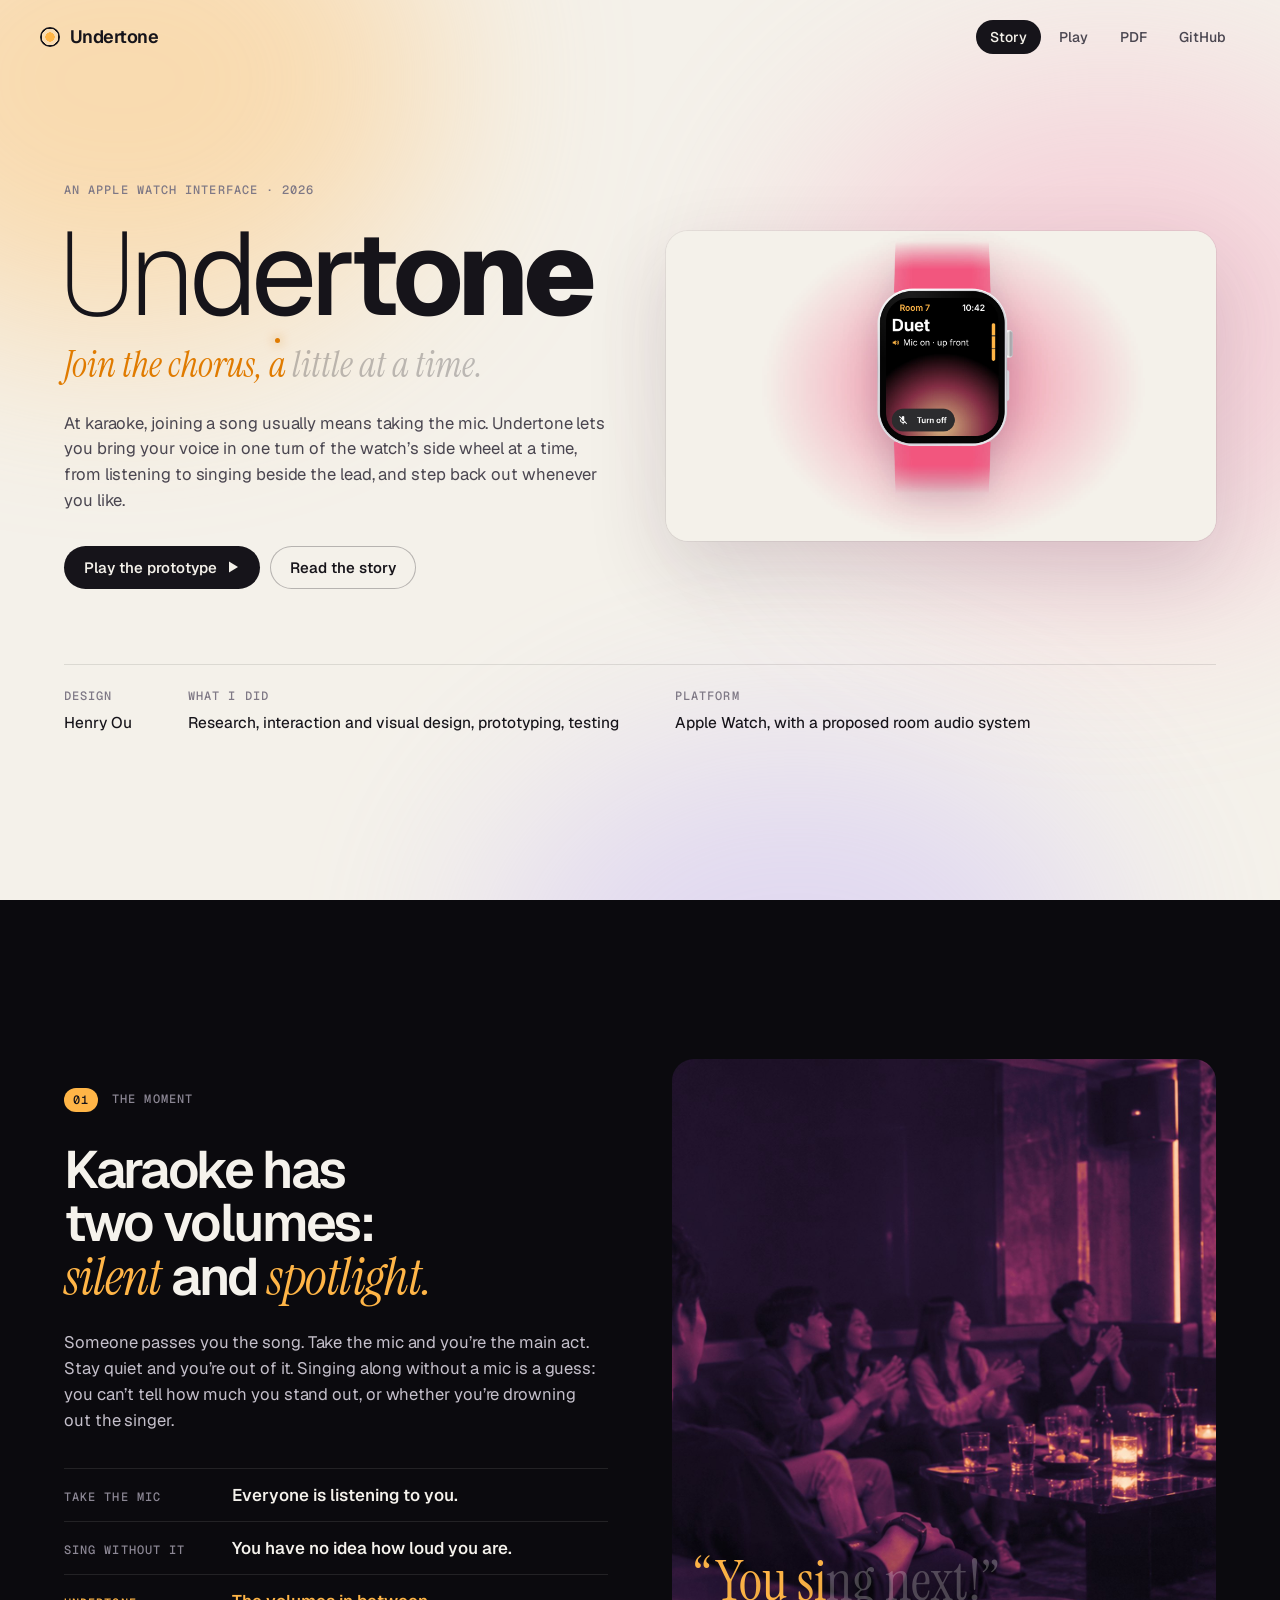
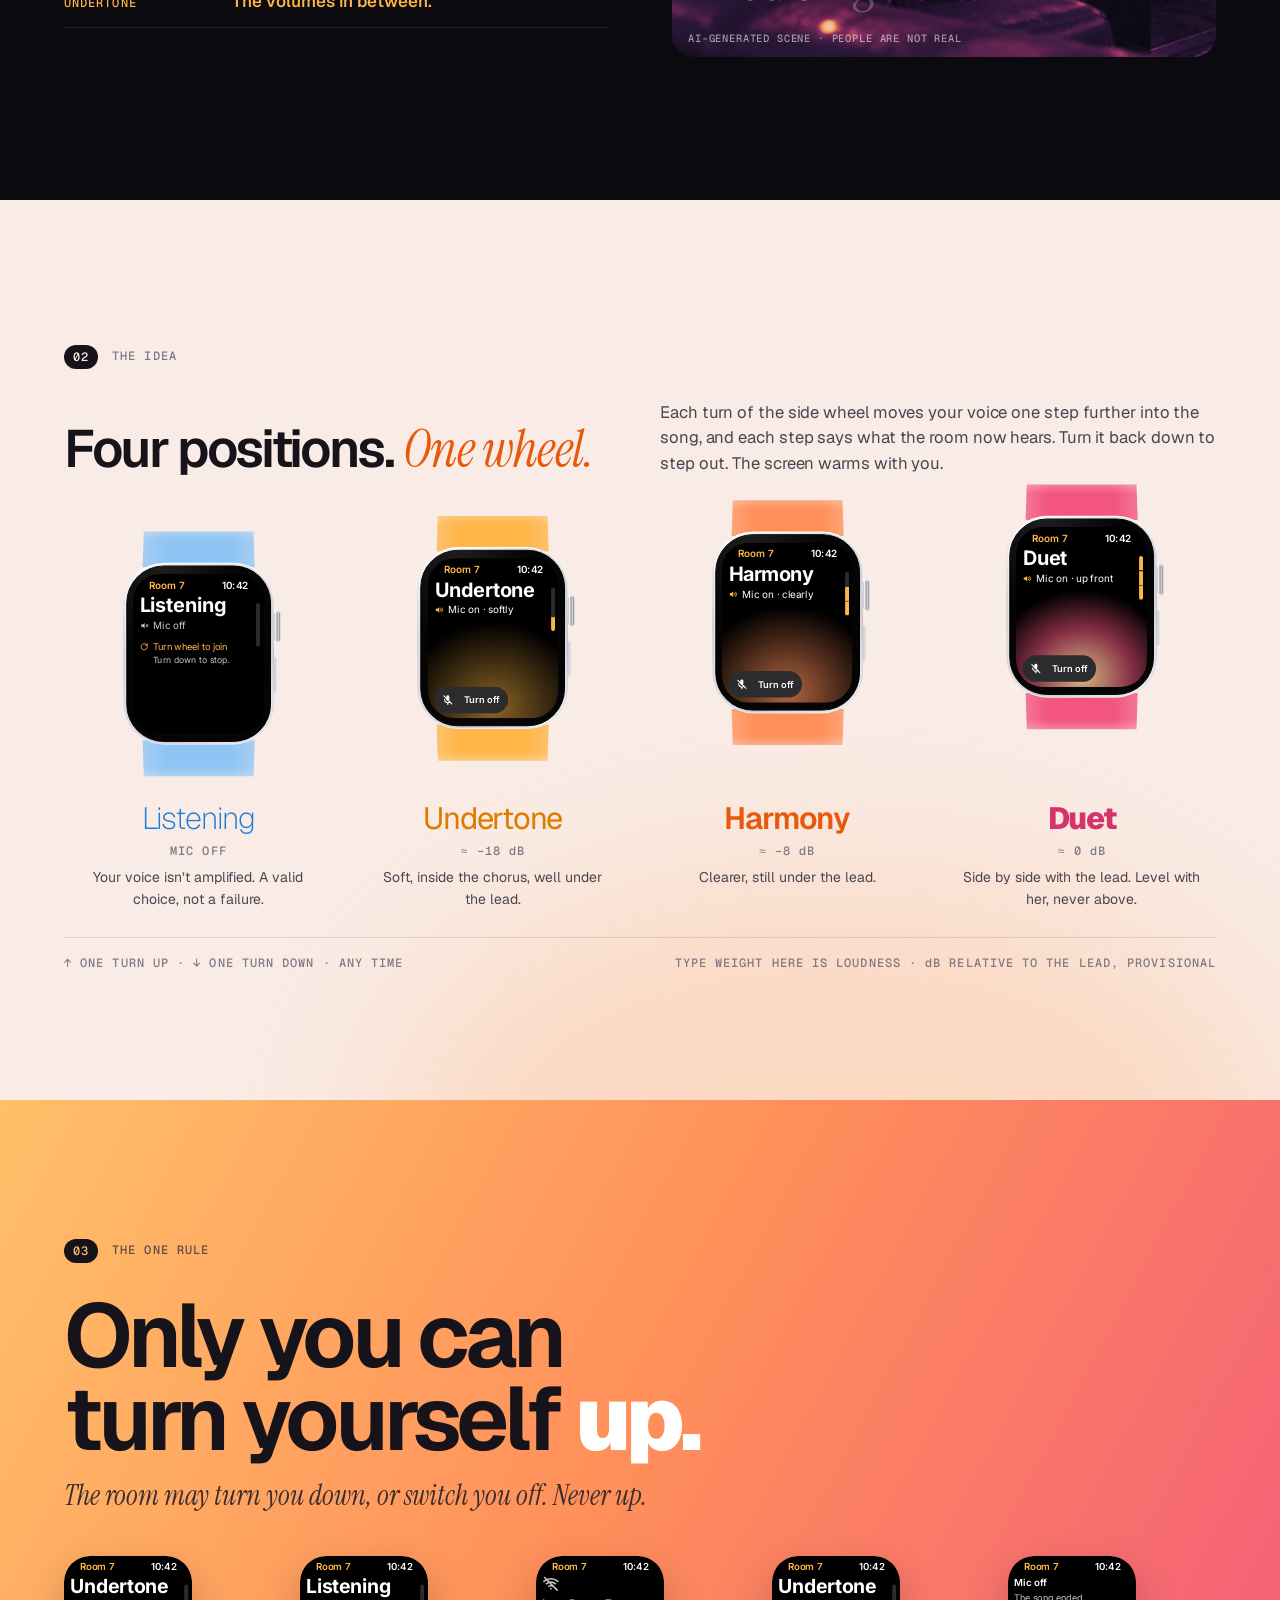
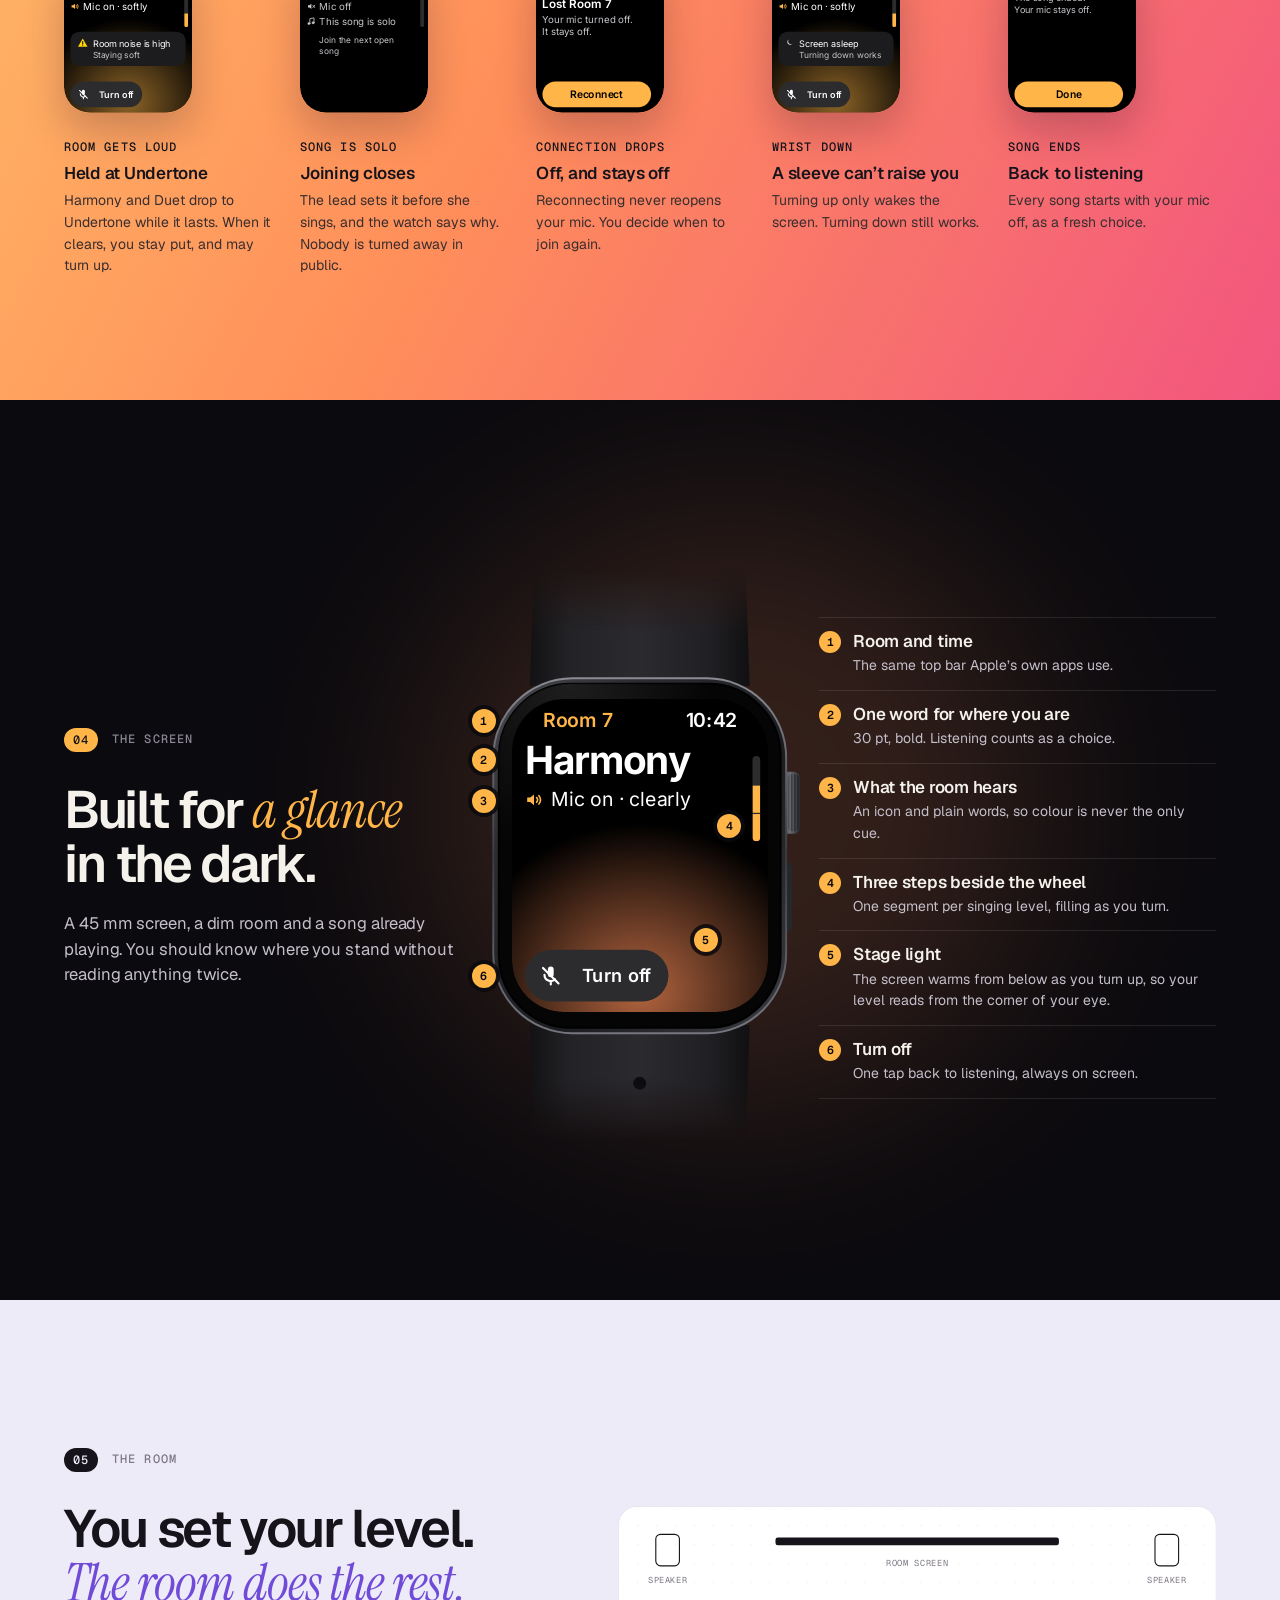
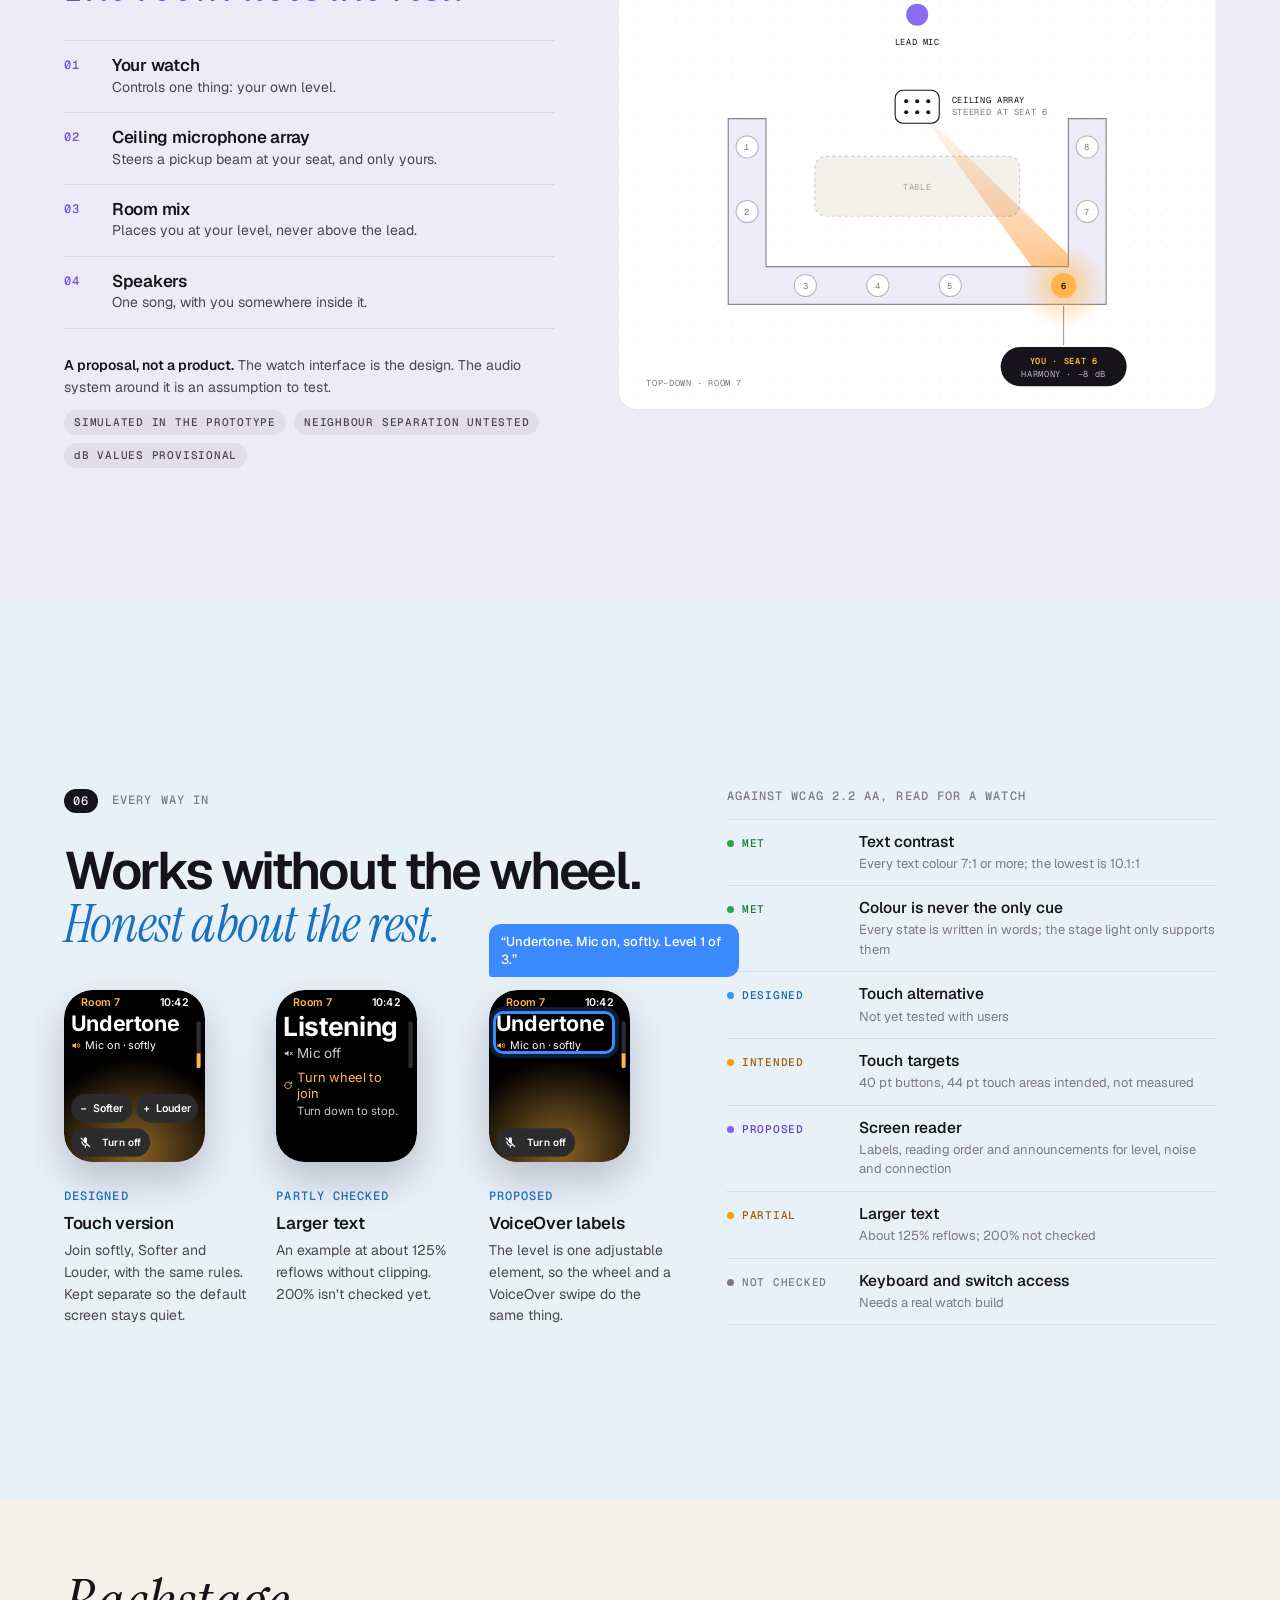
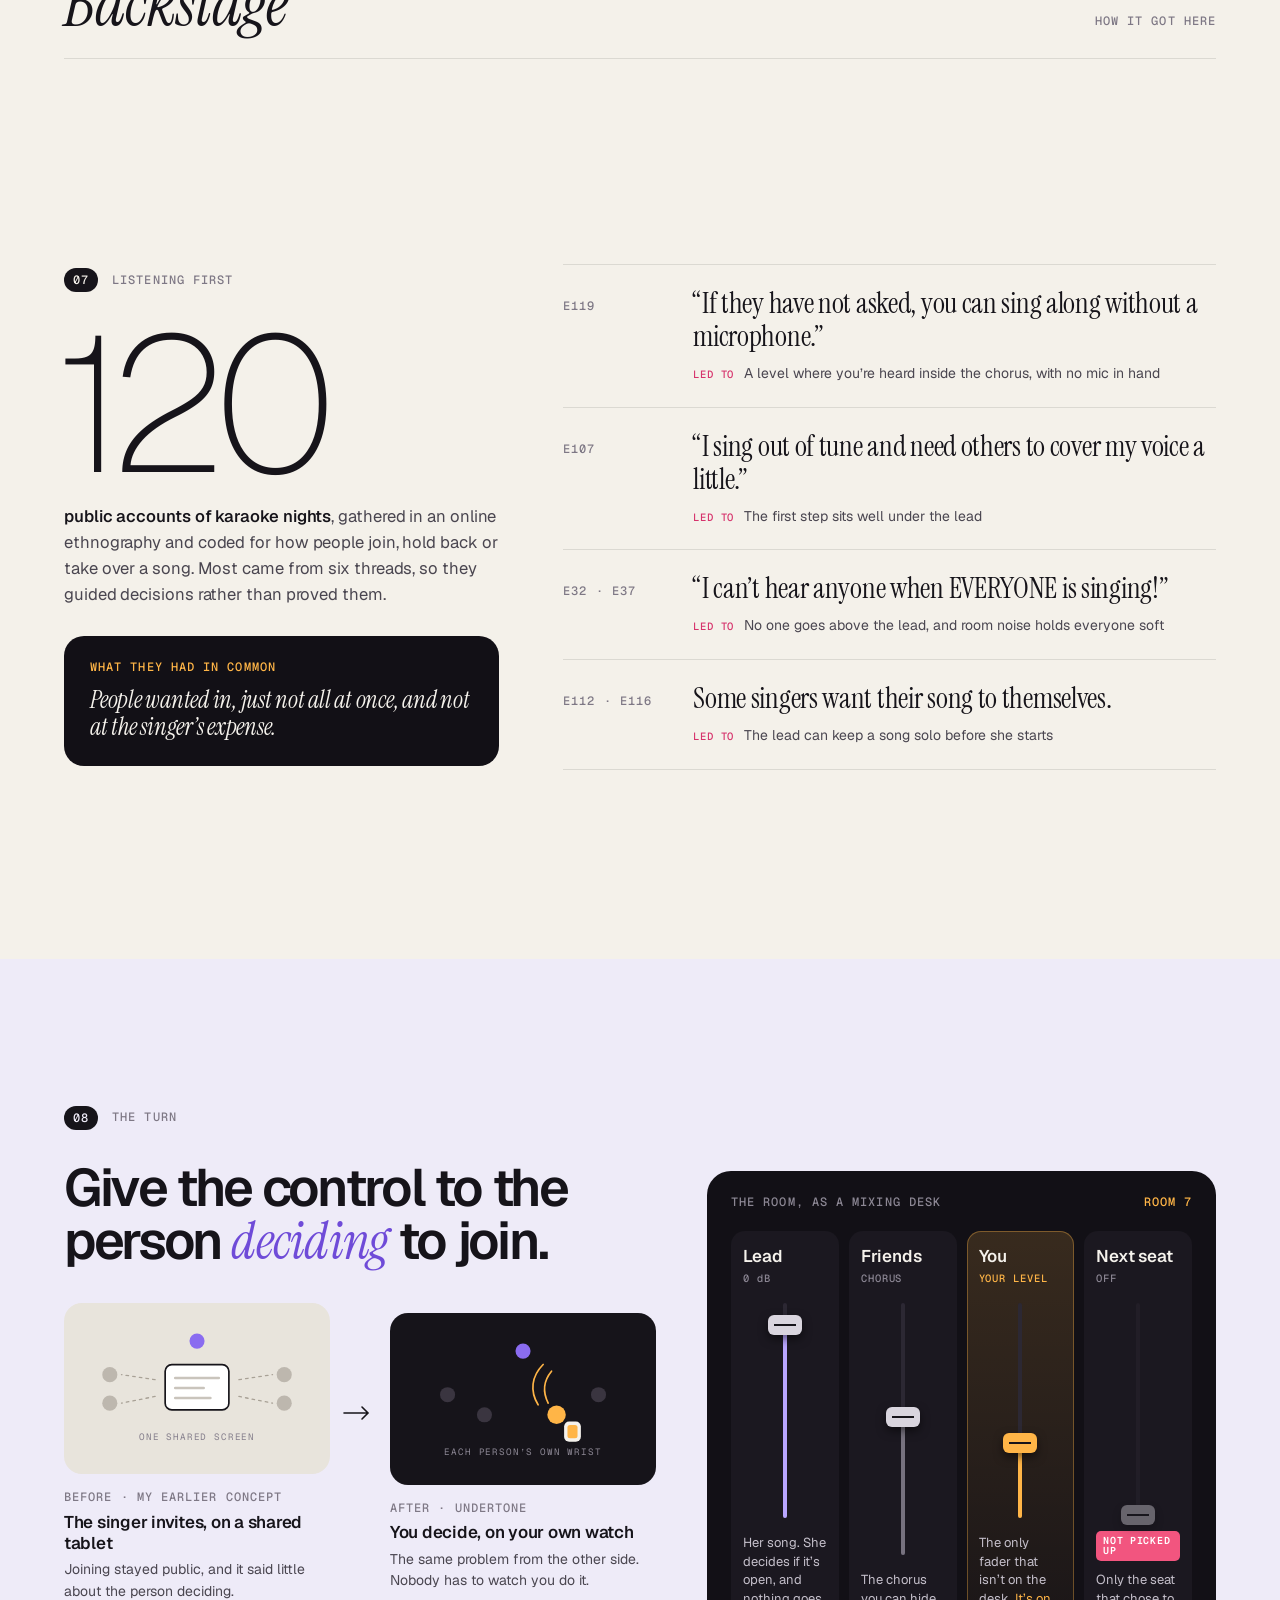
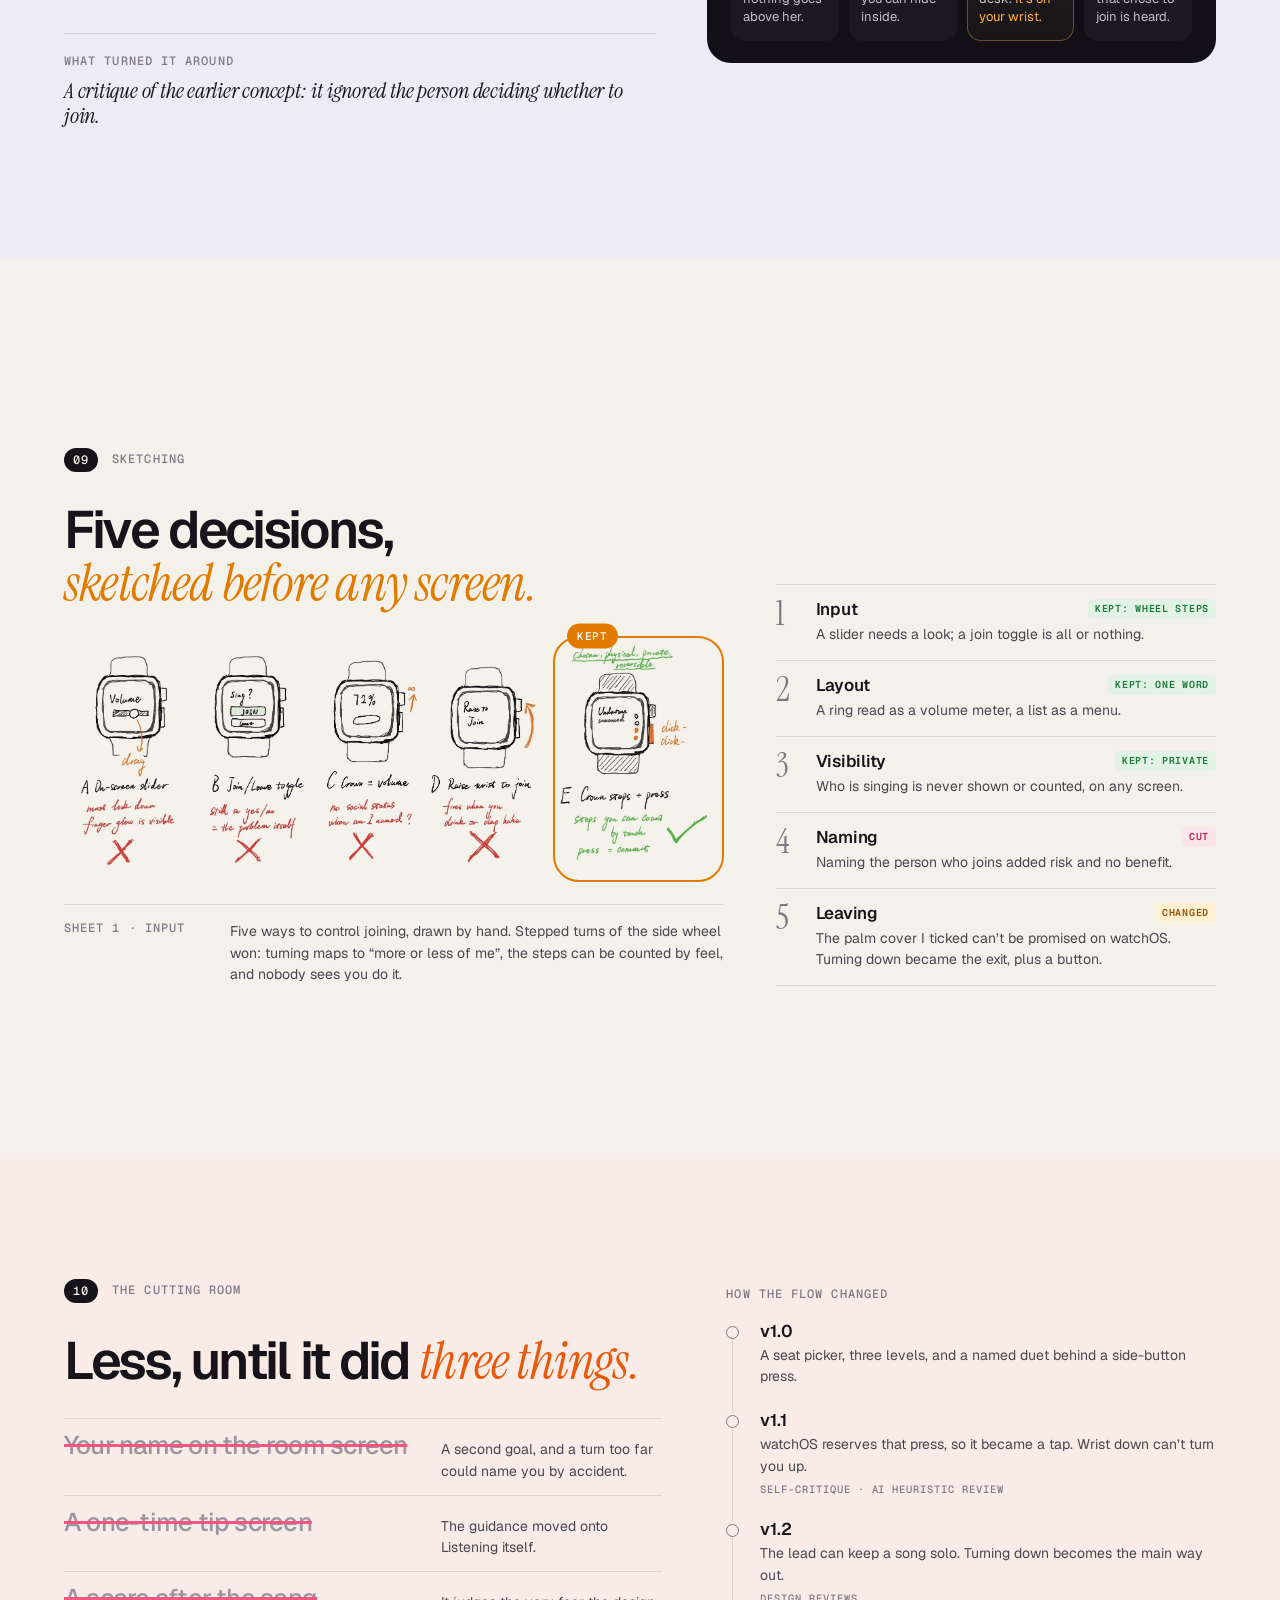
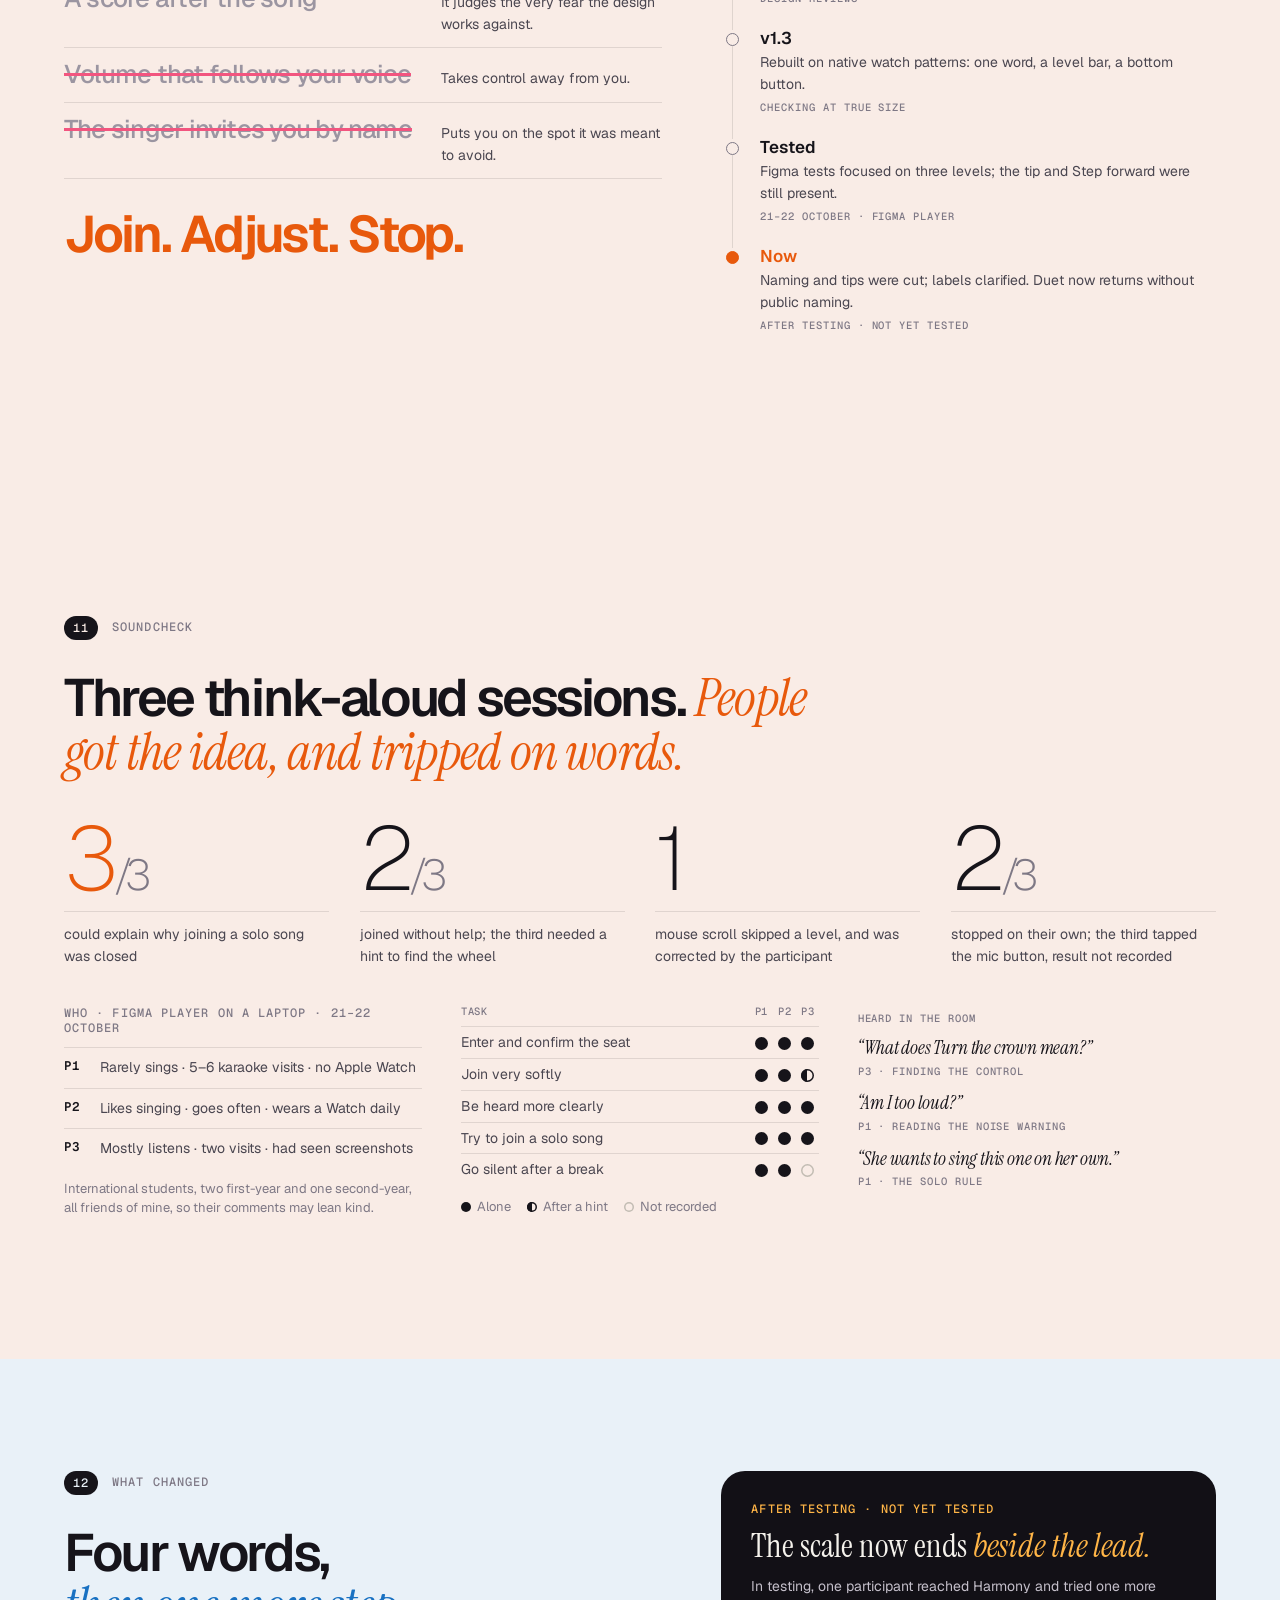
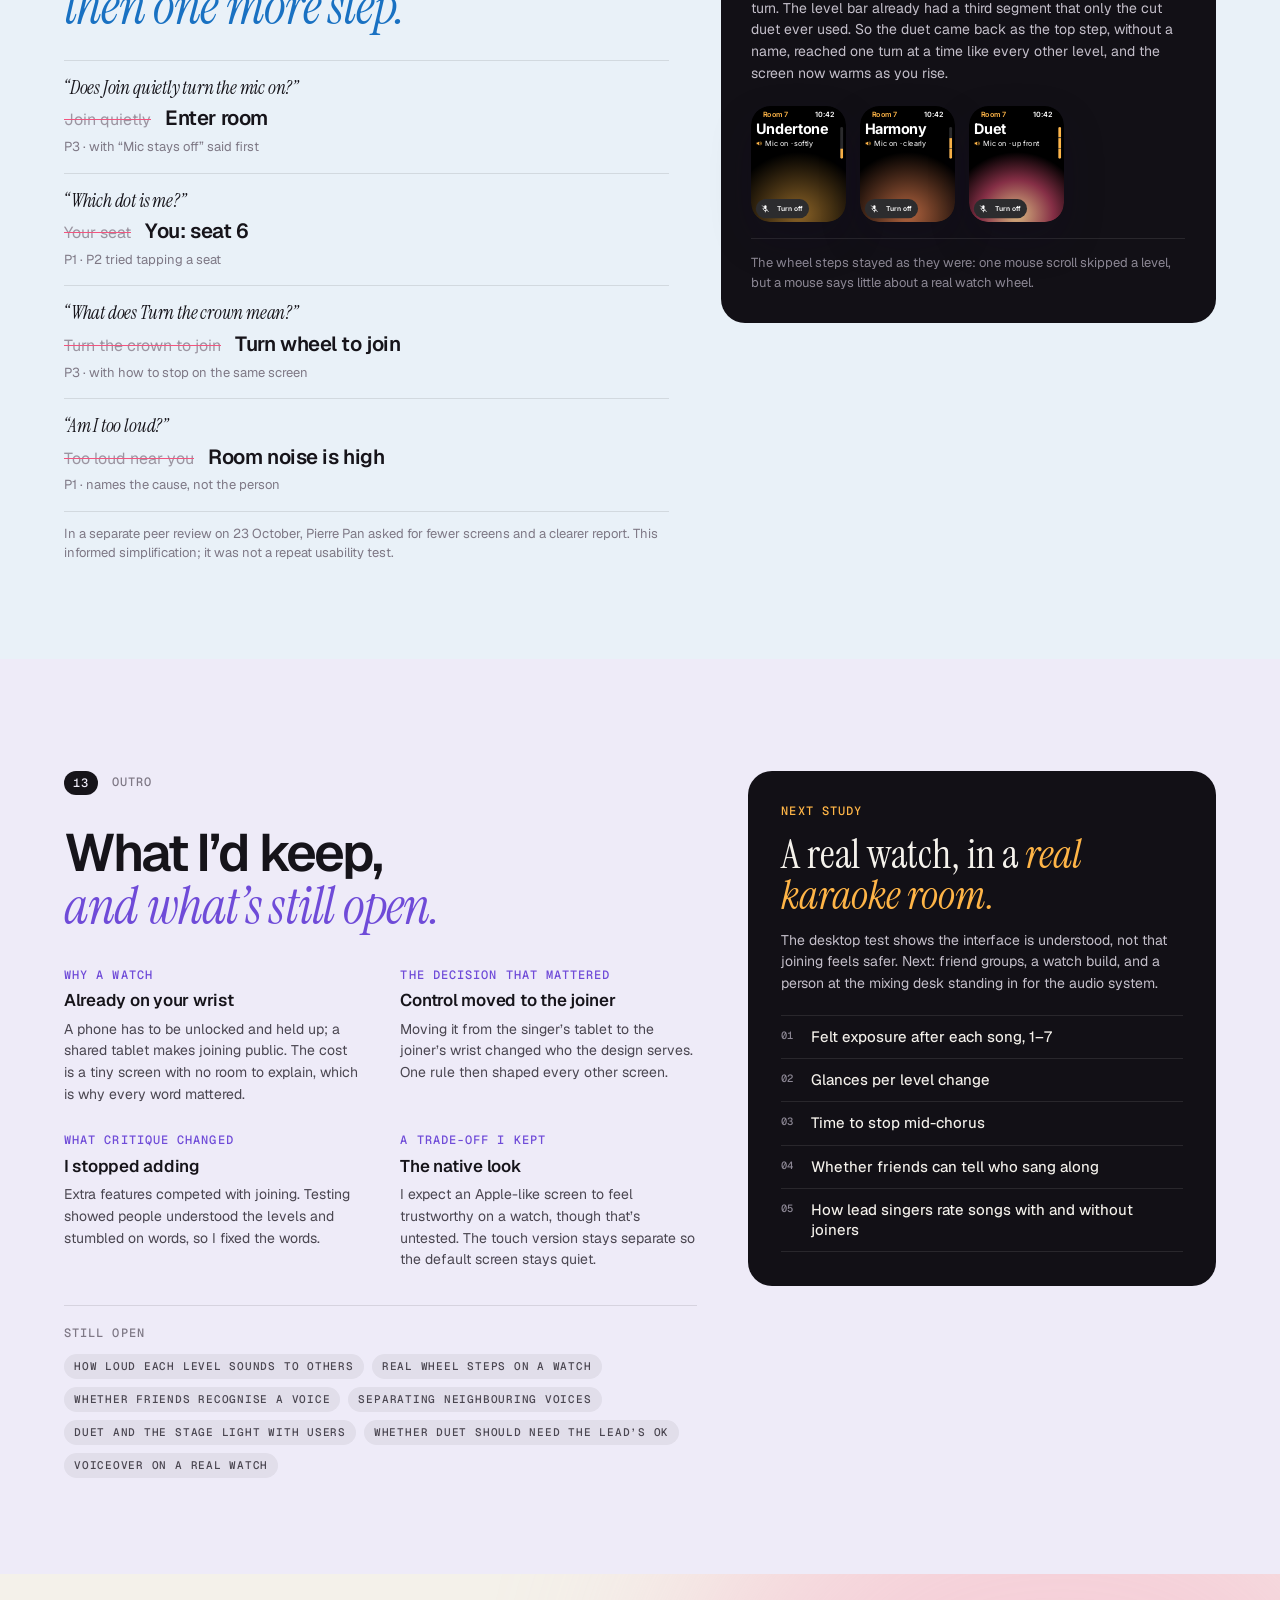
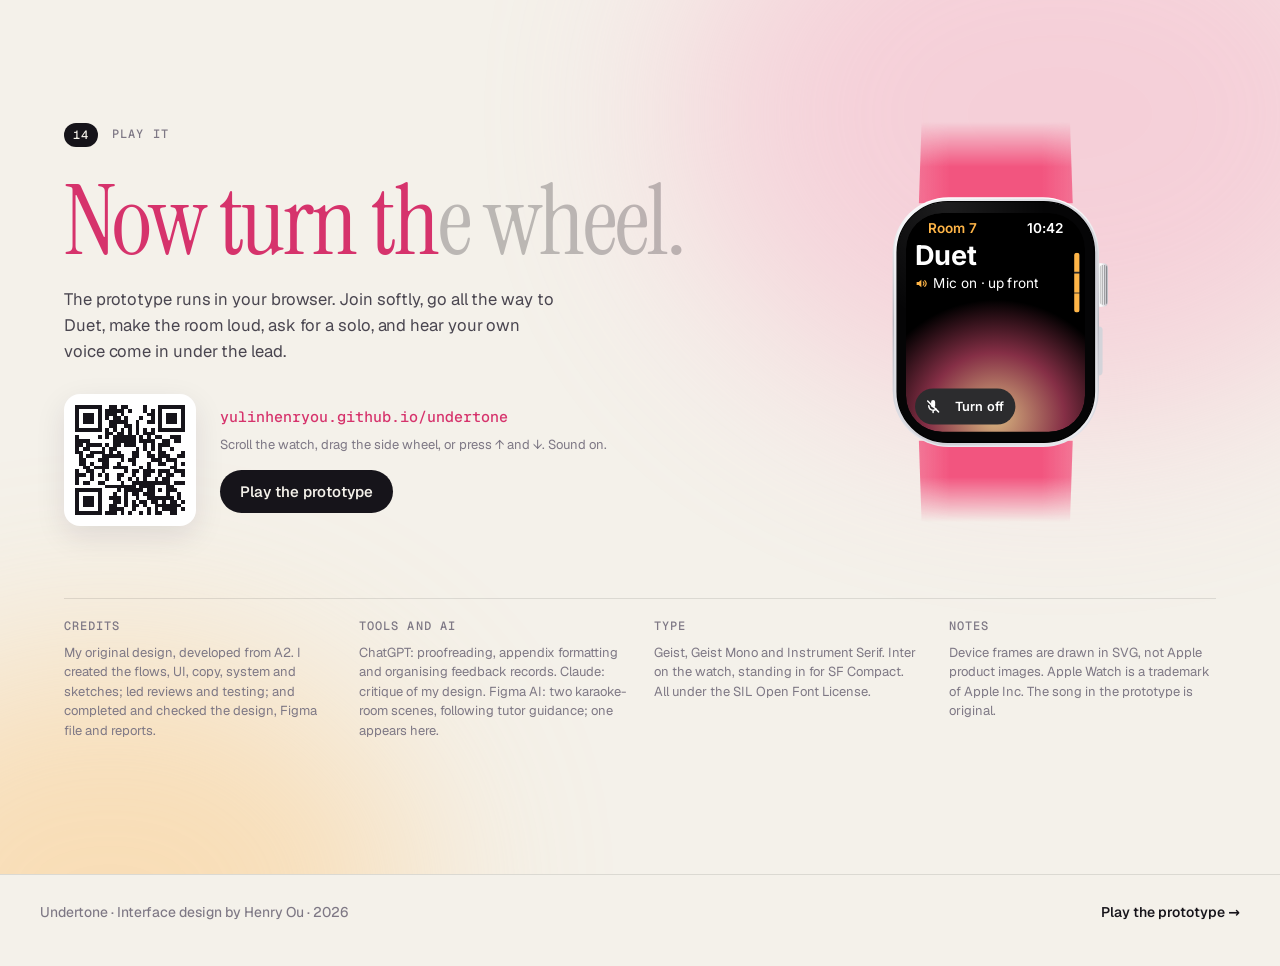
<file: docs/index.html>
<!doctype html>
<html lang="en">
<head>
<meta charset="utf-8">
<meta name="viewport" content="width=device-width, initial-scale=1">
<title>Undertone · Join the chorus, a little at a time</title>
<meta name="description" content="Undertone is an Apple Watch interface for karaoke. Turn the side wheel to bring your voice into a song one step at a time, from listening to singing beside the lead. A case study by Henry Ou.">
<meta name="author" content="Henry Ou">
<meta property="og:title" content="Undertone · Join the chorus, a little at a time">
<meta property="og:description" content="An Apple Watch interface for karaoke, designed by Henry Ou. Four positions, one wheel, and only you can turn yourself up.">
<meta property="og:image" content="https://yulinhenryou.github.io/undertone/assets/img/og.png">
<meta property="og:url" content="https://yulinhenryou.github.io/undertone/">
<meta name="twitter:card" content="summary_large_image">
<link rel="icon" href="data:image/svg+xml,%3Csvg xmlns='http://www.w3.org/2000/svg' viewBox='0 0 32 32'%3E%3Ccircle cx='16' cy='16' r='15' fill='%230B0A0E'/%3E%3Ccircle cx='16' cy='16' r='6' fill='%23FFB547'/%3E%3C/svg%3E">
<link rel="stylesheet" href="assets/fonts.css">
<link rel="stylesheet" href="assets/site.css">
<link rel="stylesheet" href="assets/story.css">
</head>
<body class="story">
<header class="top lt">
  <a class="brand" href="./"><i></i>Undertone</a>
  <nav><a class="act" href="./">Story</a><a href="play/">Play</a><a href="undertone-case-study.pdf">PDF</a><a href="https://github.com/yulinhenryou/undertone">GitHub</a></nav>
</header>

<main>

<!-- 00 · COVER -->
<section class="sec light s-cover" id="top">
  <div class="glow" style="width:640px;height:520px;left:-200px;top:-180px;background:#FFC069;opacity:.45"></div>
  <div class="glow" style="width:620px;height:520px;right:-140px;top:8%;background:#F7A8C4;opacity:.42"></div>
  <div class="glow" style="width:620px;height:460px;left:38%;bottom:-300px;background:#B9A6FF;opacity:.32"></div>
  <div class="in">
    <div>
      <p class="mono">An Apple Watch interface · 2026</p>
      <h1 class="h1 vol" data-from="140" data-to="860">Undertone</h1>
      <p class="tagline ky" data-fill=".52">Join the chorus, a little at a time.</p>
      <p class="lede">At karaoke, joining a song usually means taking the mic. Undertone lets you bring your voice in one turn of the watch’s side wheel at a time, from listening to singing beside the lead, and step back out whenever you like.</p>
      <div class="btns web"><a class="btn" href="play/">Play the prototype <svg viewBox="0 0 14 14" fill="currentColor"><path d="M3 1.5v11l9-5.5z"/></svg></a><a class="btn ghost" href="#moment">Read the story</a></div>
    </div>
    <div>
      <div class="film"><video id="film" src="assets/film/undertone.mp4" poster="assets/film/poster.jpg" autoplay muted loop playsinline aria-label="A 34-second film of Undertone: the watch turns from Listening to Undertone, Harmony and Duet, the room gets loud, then back to listening."></video></div>
    </div>
    <div class="meta"><div><span class="mono">Design</span><b>Henry Ou</b></div><div><span class="mono">What I did</span><b>Research, interaction and visual design, prototyping, testing</b></div><div><span class="mono">Platform</span><b>Apple Watch, with a proposed room audio system</b></div></div>
  </div>
</section>

<!-- 01 · THE MOMENT -->
<section class="sec s-moment" id="moment">
  <div class="in">
    <div class="rv">
      <div class="lab"><b>01</b><span class="mono">The moment</span></div>
      <h2 class="h2">Karaoke has two volumes: <em>silent</em> and <em>spotlight.</em></h2>
      <p class="lede">Someone passes you the song. Take the mic and you’re the main act. Stay quiet and you’re out of it. Singing along without a mic is a guess: you can’t tell how much you stand out, or whether you’re drowning out the singer.</p>
      <div class="opts">
        <div class="opt"><span class="mono">Take the mic</span><b>Everyone is listening to you.</b></div>
        <div class="opt"><span class="mono">Sing without it</span><b>You have no idea how loud you are.</b></div>
        <div class="opt y"><span class="mono" style="color:var(--amber)">Undertone</span><b>The volumes in between.</b></div>
      </div>
    </div>
    <div class="ph rv"><p class="lyr ky" data-fill=".42" data-ball="no">“You sing next!”</p><span class="ai">AI-generated scene · people are not real</span></div>
  </div>
</section>

<!-- 02 · FOUR POSITIONS -->
<section class="sec light t-blush s-idea" id="idea">
  <div class="glow" style="width:900px;height:520px;left:30%;bottom:-300px;background:#FFB27A;opacity:.35"></div>
  <div class="in">
    <div class="lab"><b>02</b><span class="mono">The idea</span></div>
    <div class="head rv">
      <h2 class="h2">Four positions. <em>One wheel.</em></h2>
      <p class="lede">Each turn of the side wheel moves your voice one step further into the song, and each step says what the room now hears. Turn it back down to step out. The screen warms with you.</p>
    </div>
    <div class="stairs">
      <div class="st rv"><div data-s="listening" data-device="1" data-light="1" data-band="#8EC5F5"></div><p class="nm" style="font-weight:200;color:#1C7ED6">Listening</p><p class="mono db">Mic off</p><p class="body">Your voice isn’t amplified. A valid choice, not a failure.</p></div>
      <div class="st rv"><div data-s="undertone" data-device="1" data-light="1" data-band="#FFB547"></div><p class="nm" style="font-weight:420;color:#E07B00">Undertone</p><p class="mono db">≈ −18 <span class="dbu">dB</span></p><p class="body">Soft, inside the chorus, well under the lead.</p></div>
      <div class="st rv"><div data-s="harmony" data-device="1" data-light="1" data-band="#FF8F5A"></div><p class="nm" style="font-weight:620;color:#E8590C">Harmony</p><p class="mono db">≈ −8 <span class="dbu">dB</span></p><p class="body">Clearer, still under the lead.</p></div>
      <div class="st rv"><div data-s="duet" data-device="1" data-light="1" data-band="#F2557F"></div><p class="nm" style="font-weight:840;color:#D6336C">Duet</p><p class="mono db">≈ 0 <span class="dbu">dB</span></p><p class="body">Side by side with the lead. Level with her, never above.</p></div>
    </div>
    <div class="turns"><span class="mono">↑ One turn up · ↓ One turn down · Any time</span><span class="mono">Type weight here is loudness · <span class="dbu">dB</span> relative to the lead, provisional</span></div>
  </div>
</section>

<!-- 03 · THE RULE -->
<section class="sec hot s-rule" id="rule">
  <div class="in">
    <div class="lab"><b>03</b><span class="mono">The one rule</span></div>
    <h2 class="big rv">Only you can<br>turn yourself <span>up.</span></h2>
    <p class="sub rv">The room may turn you down, or switch you off. Never up.</p>
    <div class="cases">
      <div class="case rv"><div data-s="noise" class="scr"></div><p class="mono">Room gets loud</p><p class="h3">Held at Undertone</p><p class="body">Harmony and Duet drop to Undertone while it lasts. When it clears, you stay put, and may turn up.</p></div>
      <div class="case rv"><div data-s="solo" class="scr"></div><p class="mono">Song is solo</p><p class="h3">Joining closes</p><p class="body">The lead sets it before she sings, and the watch says why. Nobody is turned away in public.</p></div>
      <div class="case rv"><div data-s="lost" class="scr"></div><p class="mono">Connection drops</p><p class="h3">Off, and stays off</p><p class="body">Reconnecting never reopens your mic. You decide when to join again.</p></div>
      <div class="case rv"><div data-s="wrist" class="scr"></div><p class="mono">Wrist down</p><p class="h3">A sleeve can’t raise you</p><p class="body">Turning up only wakes the screen. Turning down still works.</p></div>
      <div class="case rv"><div data-s="ended" class="scr"></div><p class="mono">Song ends</p><p class="h3">Back to listening</p><p class="body">Every song starts with your mic off, as a fresh choice.</p></div>
    </div>
  </div>
</section>

<!-- 04 · ANATOMY -->
<section class="sec s-anat" id="screen">
  <div class="glow" style="width:620px;height:600px;left:33%;top:12%;background:#FF8F5A;opacity:.16"></div>
  <div class="in">
    <div class="rv">
      <div class="lab"><b>04</b><span class="mono">The screen</span></div>
      <h2 class="h2">Built for <em>a glance</em> in the dark.</h2>
      <p class="lede">A 45 mm screen, a dim room and a song already playing. You should know where you stand without reading anything twice.</p>
    </div>
    <div class="w rv">
      <div data-s="harmony" data-device="1"></div>
      <span class="mk" style="left:calc(var(--w)*-22/198);top:calc(var(--w)*17/198)">1</span>
      <span class="mk" style="left:calc(var(--w)*-22/198);top:calc(var(--w)*47/198)">2</span>
      <span class="mk" style="left:calc(var(--w)*-22/198);top:calc(var(--w)*79/198)">3</span>
      <span class="mk" style="left:calc(var(--w)*168/198);top:calc(var(--w)*98/198)">4</span>
      <span class="mk" style="left:calc(var(--w)*150/198);top:calc(var(--w)*186/198)">5</span>
      <span class="mk" style="left:calc(var(--w)*-22/198);top:calc(var(--w)*214/198)">6</span>
    </div>
    <ol class="rv">
      <li><i>1</i><div><p class="h3">Room and time</p><p class="body">The same top bar Apple’s own apps use.</p></div></li>
      <li><i>2</i><div><p class="h3">One word for where you are</p><p class="body">30 pt, bold. Listening counts as a choice.</p></div></li>
      <li><i>3</i><div><p class="h3">What the room hears</p><p class="body">An icon and plain words, so colour is never the only cue.</p></div></li>
      <li><i>4</i><div><p class="h3">Three steps beside the wheel</p><p class="body">One segment per singing level, filling as you turn.</p></div></li>
      <li><i>5</i><div><p class="h3">Stage light</p><p class="body">The screen warms from below as you turn up, so your level reads from the corner of your eye.</p></div></li>
      <li><i>6</i><div><p class="h3">Turn off</p><p class="body">One tap back to listening, always on screen.</p></div></li>
    </ol>
  </div>
</section>

<!-- 05 · THE ROOM -->
<section class="sec light t-lilac s-sys" id="room">
  <div class="in">
    <div class="rv">
      <div class="lab"><b>05</b><span class="mono">The room</span></div>
      <h2 class="h2 nb">You set your level.<br><em>The room does the rest.</em></h2>
      <div class="steps">
        <div class="s"><span class="mono">01</span><div><p class="h3">Your watch</p><p class="body">Controls one thing: your own level.</p></div></div>
        <div class="s"><span class="mono">02</span><div><p class="h3">Ceiling microphone array</p><p class="body">Steers a pickup beam at your seat, and only yours.</p></div></div>
        <div class="s"><span class="mono">03</span><div><p class="h3">Room mix</p><p class="body">Places you at your level, never above the lead.</p></div></div>
        <div class="s"><span class="mono">04</span><div><p class="h3">Speakers</p><p class="body">One song, with you somewhere inside it.</p></div></div>
      </div>
      <div class="hon"><p class="body"><b style="color:var(--ink);font-weight:580">A proposal, not a product.</b> The watch interface is the design. The audio system around it is an assumption to test.</p>
        <div class="tags"><span class="tag">Simulated in the prototype</span><span class="tag">Neighbour separation untested</span><span class="tag"><span><span class="dbu">dB</span> values provisional</span></span></div></div>
    </div>
    <svg class="rv plan" viewBox="0 0 760 640" fill="none" font-family="Geist Mono" font-size="11" letter-spacing=".8" role="img" aria-label="Top-down plan of a karaoke room: a ceiling microphone array steers a beam at seat 6 only.">
      <defs>
        <pattern id="dots" width="24" height="24" patternUnits="userSpaceOnUse"><circle cx="1" cy="1" r="1" fill="#16141A" fill-opacity=".08"/></pattern>
        <linearGradient id="beam" x1="0" y1="0" x2="0" y2="1"><stop offset="0" stop-color="#FF9F43" stop-opacity=".05"/><stop offset="1" stop-color="#FF9F43" stop-opacity=".6"/></linearGradient>
        <radialGradient id="seatg"><stop offset="0" stop-color="#FFB547" stop-opacity=".6"/><stop offset="1" stop-color="#FFB547" stop-opacity="0"/></radialGradient>
      </defs>
      <rect x=".5" y=".5" width="759" height="639" rx="24" fill="#FFFFFF" stroke="#16141A" stroke-opacity=".08"/>
      <rect x="1" y="1" width="758" height="638" rx="24" fill="url(#dots)"/>
      <rect x="200" y="40" width="360" height="10" rx="3" fill="#16141A"/>
      <text x="380" y="76" text-anchor="middle" fill="#7E7885">ROOM SCREEN</text>
      <g stroke="#16141A" stroke-width="1.4"><rect x="48" y="36" width="30" height="40" rx="6"/><rect x="682" y="36" width="30" height="40" rx="6"/></g>
      <text x="63" y="98" text-anchor="middle" fill="#7E7885">SPEAKER</text><text x="697" y="98" text-anchor="middle" fill="#7E7885">SPEAKER</text>
      <circle cx="380" cy="138" r="14" fill="#8A6CF0"/><text x="380" y="176" text-anchor="middle" fill="#16141A">LEAD MIC</text>
      <rect x="352" y="234" width="56" height="42" rx="10" fill="#FFFFFF" stroke="#16141A" stroke-width="1.4"/>
      <g fill="#16141A"><circle cx="366" cy="248" r="2.6"/><circle cx="380" cy="248" r="2.6"/><circle cx="394" cy="248" r="2.6"/><circle cx="366" cy="262" r="2.6"/><circle cx="380" cy="262" r="2.6"/><circle cx="394" cy="262" r="2.6"/></g>
      <text x="424" y="250" fill="#16141A">CEILING ARRAY</text><text x="424" y="266" fill="#7E7885">STEERED AT SEAT 6</text>
      <rect x="250" y="318" width="260" height="76" rx="14" fill="#F4F1EA" stroke="#16141A" stroke-opacity=".18" stroke-width="1.4" stroke-dasharray="4 4"/>
      <text x="380" y="361" text-anchor="middle" fill="#A8A2AE">TABLE</text>
      <polygon points="380,256 534,470 600,470" fill="url(#beam)" style="mix-blend-mode:multiply"/>
      <path d="M140 270h48v188h384V270h48v236H140z" fill="#EEEBF8" stroke="#16141A" stroke-opacity=".5" stroke-width="1.4"/>
      <g fill="#FFFFFF" stroke="#16141A" stroke-opacity=".28" stroke-width="1.3"><circle cx="164" cy="306" r="14"/><circle cx="164" cy="388" r="14"/><circle cx="238" cy="482" r="14"/><circle cx="330" cy="482" r="14"/><circle cx="422" cy="482" r="14"/><circle cx="596" cy="388" r="14"/><circle cx="596" cy="306" r="14"/></g>
      <g text-anchor="middle" fill="#7E7885"><text x="164" y="310">1</text><text x="164" y="392">2</text><text x="238" y="486">3</text><text x="330" y="486">4</text><text x="422" y="486">5</text><text x="596" y="392">7</text><text x="596" y="310">8</text></g>
      <circle cx="566" cy="482" r="54" fill="url(#seatg)"/>
      <circle cx="566" cy="482" r="16" fill="#FFB547"/><text x="566" y="486" text-anchor="middle" fill="#16141A" font-weight="600">6</text>
      <path d="M566 508v50" stroke="#16141A" stroke-opacity=".5" stroke-width="1.2"/>
      <g transform="translate(486 560)"><rect width="160" height="50" rx="25" fill="#16141A"/><text x="80" y="22" text-anchor="middle" fill="#FFB547" font-weight="600">YOU · SEAT 6</text><text x="80" y="38" text-anchor="middle" fill="#B9B4BF">HARMONY · −8 dB</text></g>
      <text x="36" y="610" fill="#7E7885">TOP-DOWN · ROOM 7</text>
    </svg>
  </div>
</section>

<!-- 06 · EVERY WAY IN -->
<section class="sec light t-sky s-acc" id="access">
  <div class="in">
    <div>
      <div class="lab"><b>06</b><span class="mono">Every way in</span></div>
      <h2 class="h2 nb rv">Works without the wheel.<br><em>Honest about the rest.</em></h2>
      <div class="ws">
        <div class="wv rv"><div data-s="touch" class="scr" style="--w:clamp(120px,11vw,176px)"></div><p class="mono">Designed</p><p class="h3">Touch version</p><p class="body">Join softly, Softer and Louder, with the same rules. Kept separate so the default screen stays quiet.</p></div>
        <div class="wv rv"><div data-s="large" class="scr" style="--w:clamp(120px,11vw,176px)"></div><p class="mono">Partly checked</p><p class="h3">Larger text</p><p class="body">An example at about 125% reflows without clipping. 200% isn’t checked yet.</p></div>
        <div class="wv rv"><div data-s="undertone" class="scr" style="--w:clamp(120px,11vw,176px)"></div><span class="vo-ring"></span><span class="vo-bub">“Undertone. Mic on, softly. Level 1 of 3.”</span><p class="mono">Proposed</p><p class="h3">VoiceOver labels</p><p class="body">The level is one adjustable element, so the wheel and a VoiceOver swipe do the same thing.</p></div>
      </div>
    </div>
    <div class="rv">
      <p class="mono" style="margin-bottom:14px">Against WCAG 2.2 AA, read for a watch</p>
      <div class="row"><span class="st" style="color:#1D7A39"><i style="background:#2FA44F"></i>Met</span><div><b>Text contrast</b><p class="small">Every text colour 7:1 or more; the lowest is 10.1:1</p></div></div>
      <div class="row"><span class="st" style="color:#1D7A39"><i style="background:#2FA44F"></i>Met</span><div><b>Colour is never the only cue</b><p class="small">Every state is written in words; the stage light only supports them</p></div></div>
      <div class="row"><span class="st" style="color:#1864AB"><i style="background:#339AF0"></i>Designed</span><div><b>Touch alternative</b><p class="small">Not yet tested with users</p></div></div>
      <div class="row"><span class="st" style="color:#A35A00"><i style="background:#F59F00"></i>Intended</span><div><b>Touch targets</b><p class="small">40 pt buttons, 44 pt touch areas intended, not measured</p></div></div>
      <div class="row"><span class="st" style="color:#5F3DC4"><i style="background:#845EF7"></i>Proposed</span><div><b>Screen reader</b><p class="small">Labels, reading order and announcements for level, noise and connection</p></div></div>
      <div class="row"><span class="st" style="color:#A35A00"><i style="background:#F59F00"></i>Partial</span><div><b>Larger text</b><p class="small">About 125% reflows; 200% not checked</p></div></div>
      <div class="row"><span class="st" style="color:var(--ink3)"><i style="background:var(--ink3)"></i>Not checked</span><div><b>Keyboard and switch access</b><p class="small">Needs a real watch build</p></div></div>
    </div>
  </div>
</section>

<div class="part light web"><div class="in"><p>Backstage</p><span class="mono">How it got here</span></div></div>

<!-- 07 · RESEARCH -->
<section class="sec light t-rose s-res" id="research">
  <div class="in">
    <div class="rv">
      <div class="lab"><b>07</b><span class="mono">Listening first</span></div>
      <p class="n">120</p>
      <p class="lede"><b>public accounts of karaoke nights</b>, gathered in an online ethnography and coded for how people join, hold back or take over a song. Most came from six threads, so they guided decisions rather than proved them.</p>
      <div class="ins island"><p class="mono">What they had in common</p><p class="quote">People wanted in, just not all at once, and not at the singer’s expense.</p></div>
    </div>
    <div class="rv">
      <div class="q"><span class="mono">E119</span><div><p class="quote">“If they have not asked, you can sing along without a microphone.”</p><p class="body"><em>Led to</em>A level where you’re heard inside the chorus, with no mic in hand</p></div></div>
      <div class="q"><span class="mono">E107</span><div><p class="quote">“I sing out of tune and need others to cover my voice a little.”</p><p class="body"><em>Led to</em>The first step sits well under the lead</p></div></div>
      <div class="q"><span class="mono">E32 · E37</span><div><p class="quote">“I can’t hear anyone when EVERYONE is singing!”</p><p class="body"><em>Led to</em>No one goes above the lead, and room noise holds everyone soft</p></div></div>
      <div class="q"><span class="mono">E112 · E116</span><div><p class="quote">Some singers want their song to themselves.</p><p class="body"><em>Led to</em>The lead can keep a song solo before she starts</p></div></div>
    </div>
  </div>
</section>

<!-- 08 · THE TURN -->
<section class="sec light t-lilac s-turn" id="turn">
  <div class="in">
    <div class="rv">
      <div class="lab"><b>08</b><span class="mono">The turn</span></div>
      <h2 class="h2">Give the control to the person <em>deciding</em> to join.</h2>
      <div class="pair">
        <div>
          <div class="v"><svg class="d" viewBox="0 0 260 150" fill="none" stroke-linecap="round">
            <rect x="92" y="46" width="76" height="54" rx="8" fill="#fff" stroke="#16141A" stroke-width="2"/><path d="M104 62h52M104 74h34M104 86h42" stroke="#C9C4BC" stroke-width="3"/>
            <circle cx="130" cy="18" r="9" fill="#8A6CF0"/>
            <g fill="#BDB7AE"><circle cx="26" cy="58" r="9"/><circle cx="26" cy="92" r="9"/><circle cx="234" cy="58" r="9"/><circle cx="234" cy="92" r="9"/></g>
            <path d="M80 64 40 58M80 84 40 92M180 64 220 58M180 84 220 92" stroke="#A8A196" stroke-width="1.6" stroke-dasharray="3 5"/>
            <text x="130" y="136" text-anchor="middle" font-family="Geist Mono" font-size="11" letter-spacing="1" fill="#857F8C">ONE SHARED SCREEN</text></svg></div>
          <p class="mono">Before · my earlier concept</p><p class="h3">The singer invites, on a shared tablet</p><p class="body">Joining stayed public, and it said little about the person deciding.</p>
        </div>
        <svg width="30" height="16" viewBox="0 0 30 16" fill="none" stroke="#16141A" stroke-width="1.6" stroke-linecap="round" style="margin-top:-80px"><path d="M2 8h24M20 2l6 6-6 6"/></svg>
        <div>
          <div class="v on"><svg class="d" viewBox="0 0 260 150" fill="none" stroke-linecap="round">
            <circle cx="130" cy="18" r="9" fill="#8A6CF0"/>
            <g fill="#3A3540"><circle cx="40" cy="70" r="9"/><circle cx="220" cy="70" r="9"/><circle cx="84" cy="94" r="9"/></g>
            <circle cx="170" cy="94" r="11" fill="#FFB547"/><rect x="179" y="102" width="20" height="24" rx="6" fill="#F5F2EC"/><rect x="183" y="106" width="12" height="16" rx="3" fill="#FFB547"/>
            <path d="M160 80c-6-12-6-26 4-38M148 82c-10-16-8-34 6-48" stroke="#FFB547" stroke-width="2"/>
            <text x="130" y="142" text-anchor="middle" font-family="Geist Mono" font-size="11" letter-spacing="1" fill="#8C8794">EACH PERSON’S OWN WRIST</text></svg></div>
          <p class="mono">After · Undertone</p><p class="h3">You decide, on your own watch</p><p class="body">The same problem from the other side. Nobody has to watch you do it.</p>
        </div>
      </div>
      <div class="crit"><p class="mono">What turned it around</p><p class="quote">A critique of the earlier concept: it ignored the person deciding whether to join.</p></div>
    </div>
    <div class="desk island rv">
      <div style="display:flex;justify-content:space-between"><p class="mono">The room, as a mixing desk</p><p class="mono" style="color:var(--amber)">Room 7</p></div>
      <div class="strips">
        <div class="strip"><h4>Lead</h4><p class="mono">0 <span class="dbu">dB</span></p><div class="fd"><span class="tr"></span><span class="fl" style="height:90%;background:#B9A6FF"></span><span class="kn" style="top:10%"></span></div><p class="cap">Her song. She decides if it’s open, and nothing goes above her.</p></div>
        <div class="strip"><h4>Friends</h4><p class="mono">Chorus</p><div class="fd"><span class="tr"></span><span class="fl" style="height:55%;background:#77727F"></span><span class="kn" style="top:45%"></span></div><p class="cap">The chorus you can hide inside.</p></div>
        <div class="strip you"><h4>You</h4><p class="mono" style="color:var(--amber)">Your level</p><div class="fd"><span class="tr"></span><span class="fl" style="height:35%;background:#FFB547"></span><span class="kn" style="top:65%;background:#FFB547"></span></div><p class="cap">The only fader that isn’t on the desk. <span style="color:var(--amber)">It’s on your wrist.</span></p></div>
        <div class="strip"><h4>Next seat</h4><p class="mono">Off</p><div class="fd" style="opacity:.4"><span class="tr"></span><span class="kn" style="top:100%"></span></div><span class="mute">Not picked up</span><p class="cap">Only the seat that chose to join is heard.</p></div>
      </div>
    </div>
  </div>
</section>

<!-- 09 · SKETCHES -->
<section class="sec light s-sk" id="sketches">
  <div class="in">
    <div class="rv">
      <div class="lab"><b>09</b><span class="mono">Sketching</span></div>
      <h2 class="h2">Five decisions, <em>sketched before any screen.</em></h2>
      <div class="hero"><span class="ring"></span><span class="tag">Kept</span></div>
      <div class="cap"><span class="mono">Sheet 1 · Input</span><p class="body">Five ways to control joining, drawn by hand. Stepped turns of the side wheel won: turning maps to “more or less of me”, the steps can be counted by feel, and nobody sees you do it.</p></div>
    </div>
    <div class="rv">
      <div class="it"><span class="n">1</span><div><p class="h3">Input <span class="k y">Kept: wheel steps</span></p><p class="body">A slider needs a look; a join toggle is all or nothing.</p></div></div>
      <div class="it"><span class="n">2</span><div><p class="h3">Layout <span class="k y">Kept: one word</span></p><p class="body">A ring read as a volume meter, a list as a menu.</p></div></div>
      <div class="it"><span class="n">3</span><div><p class="h3">Visibility <span class="k y">Kept: private</span></p><p class="body">Who is singing is never shown or counted, on any screen.</p></div></div>
      <div class="it"><span class="n">4</span><div><p class="h3">Naming <span class="k x">Cut</span></p><p class="body">Naming the person who joins added risk and no benefit.</p></div></div>
      <div class="it"><span class="n">5</span><div><p class="h3">Leaving <span class="k c">Changed</span></p><p class="body">The palm cover I ticked can’t be promised on watchOS. Turning down became the exit, plus a button.</p></div></div>
    </div>
  </div>
</section>

<!-- 10 · CUTS -->
<section class="sec light t-blush s-cut" id="cuts">
  <div class="in">
    <div class="rv">
      <div class="lab"><b>10</b><span class="mono">The cutting room</span></div>
      <h2 class="h2">Less, until it did <em>three things.</em></h2>
      <div class="cuts">
        <div class="c"><s>Your name on the room screen</s><p class="body">A second goal, and a turn too far could name you by accident.</p></div>
        <div class="c"><s>A one-time tip screen</s><p class="body">The guidance moved onto Listening itself.</p></div>
        <div class="c"><s>A score after the song</s><p class="body">It judges the very fear the design works against.</p></div>
        <div class="c"><s>Volume that follows your voice</s><p class="body">Takes control away from you.</p></div>
        <div class="c"><s>The singer invites you by name</s><p class="body">Puts you on the spot it was meant to avoid.</p></div>
      </div>
      <p class="kept">Join. Adjust. Stop.</p>
    </div>
    <div class="vt rv">
      <p class="mono" style="margin-bottom:18px">How the flow changed</p>
      <div class="v"><i></i><b>v1.0</b><p class="body">A seat picker, three levels, and a named duet behind a side-button press.</p></div>
      <div class="v"><i></i><b>v1.1</b><p class="body">watchOS reserves that press, so it became a tap. Wrist down can’t turn you up.</p><p class="mono">Self-critique · AI heuristic review</p></div>
      <div class="v"><i></i><b>v1.2</b><p class="body">The lead can keep a song solo. Turning down becomes the main way out.</p><p class="mono">Design reviews</p></div>
      <div class="v"><i></i><b>v1.3</b><p class="body">Rebuilt on native watch patterns: one word, a level bar, a bottom button.</p><p class="mono">Checking at true size</p></div>
      <div class="v"><i></i><b>Tested</b><p class="body">Figma tests focused on three levels; the tip and Step forward were still present.</p><p class="mono">21–22 October · Figma player</p></div>
      <div class="v fin"><i></i><b>Now</b><p class="body">Naming and tips were cut; labels clarified. Duet now returns without public naming.</p><p class="mono">After testing · not yet tested</p></div>
    </div>
  </div>
</section>

<!-- 11 · TESTING -->
<section class="sec light t-blush s-test" id="testing">
  <div class="in">
    <div class="lab"><b>11</b><span class="mono">Soundcheck</span></div>
    <h2 class="h2 rv">Three think-aloud sessions. <em>People got the idea, and tripped on words.</em></h2>
    <div class="meters rv">
      <div class="m hi"><b>3<small>/3</small></b><p class="body">could explain why joining a solo song was closed</p></div>
      <div class="m"><b>2<small>/3</small></b><p class="body">joined without help; the third needed a hint to find the wheel</p></div>
      <div class="m"><b>1</b><p class="body">mouse scroll skipped a level, and was corrected by the participant</p></div>
      <div class="m"><b>2<small>/3</small></b><p class="body">stopped on their own; the third tapped the mic button, result not recorded</p></div>
    </div>
    <div class="lower rv">
      <div class="who"><p class="mono" style="margin-bottom:10px">Who · Figma player on a laptop · 21–22 October</p>
        <div><b>P1</b><span class="body">Rarely sings · 5–6 karaoke visits · no Apple Watch</span></div>
        <div><b>P2</b><span class="body">Likes singing · goes often · wears a Watch daily</span></div>
        <div><b>P3</b><span class="body">Mostly listens · two visits · had seen screenshots</span></div>
        <p class="small" style="margin-top:10px">International students, two first-year and one second-year, all friends of mine, so their comments may lean kind.</p></div>
      <div><table>
        <tr><th>Task</th><th>P1</th><th>P2</th><th>P3</th></tr>
        <tr><td>Enter and confirm the seat</td><td><i class="dt"></i></td><td><i class="dt"></i></td><td><i class="dt"></i></td></tr>
        <tr><td>Join very softly</td><td><i class="dt"></i></td><td><i class="dt"></i></td><td><i class="dt h"></i></td></tr>
        <tr><td>Be heard more clearly</td><td><i class="dt"></i></td><td><i class="dt"></i></td><td><i class="dt"></i></td></tr>
        <tr><td>Try to join a solo song</td><td><i class="dt"></i></td><td><i class="dt"></i></td><td><i class="dt"></i></td></tr>
        <tr><td>Go silent after a break</td><td><i class="dt"></i></td><td><i class="dt"></i></td><td><i class="dt n"></i></td></tr>
      </table>
      <div class="leg small"><span><i class="dt"></i>Alone</span><span><i class="dt h"></i>After a hint</span><span><i class="dt n"></i>Not recorded</span></div></div>
      <div class="heard"><p class="mono" style="margin-bottom:12px">Heard in the room</p>
        <p class="quote">“What does Turn the crown mean?”</p><p class="mono">P3 · finding the control</p>
        <p class="quote">“Am I too loud?”</p><p class="mono">P1 · reading the noise warning</p>
        <p class="quote">“She wants to sing this one on her own.”</p><p class="mono" style="margin-bottom:0">P1 · the solo rule</p></div>
    </div>
  </div>
</section>

<!-- 12 · WHAT CHANGED -->
<section class="sec light t-sky s-chg" id="changes">
  <div class="in">
    <div class="rv">
      <div class="lab"><b>12</b><span class="mono">What changed</span></div>
      <h2 class="h2">Four words, <em>then one more step.</em></h2>
      <div class="rows">
        <div class="r"><p class="quote">“Does Join quietly turn the mic on?”</p><div class="ch"><s>Join quietly</s><b>Enter room</b><span class="small">P3 · with “Mic stays off” said first</span></div></div>
        <div class="r"><p class="quote">“Which dot is me?”</p><div class="ch"><s>Your seat</s><b>You: seat 6</b><span class="small">P1 · P2 tried tapping a seat</span></div></div>
        <div class="r"><p class="quote">“What does Turn the crown mean?”</p><div class="ch"><s>Turn the crown to join</s><b>Turn wheel to join</b><span class="small">P3 · with how to stop on the same screen</span></div></div>
        <div class="r"><p class="quote">“Am I too loud?”</p><div class="ch"><s>Too loud near you</s><b>Room noise is high</b><span class="small">P1 · names the cause, not the person</span></div></div>
      </div>
      <p class="small" style="margin-top:12px">In a separate peer review on 23 October, Pierre Pan asked for fewer screens and a clearer report. This informed simplification; it was not a repeat usability test.</p>
    </div>
    <div class="after island rv">
      <p class="mono">After testing · not yet tested</p>
      <p class="t">The scale now ends <em>beside the lead.</em></p>
      <p class="body">In testing, one participant reached Harmony and tried one more turn. The level bar already had a third segment that only the cut duet ever used. So the duet came back as the top step, without a name, reached one turn at a time like every other level, and the screen now warms as you rise.</p>
      <div class="ws"><div data-s="undertone" class="scr"></div><div data-s="harmony" class="scr"></div><div data-s="duet" class="scr"></div></div>
      <p class="small note">The wheel steps stayed as they were: one mouse scroll skipped a level, but a mouse says little about a real watch wheel.</p>
    </div>
  </div>
</section>

<!-- 13 · NEXT -->
<section class="sec light t-lilac s-next" id="next">
  <div class="in">
    <div class="rv">
      <div class="lab"><b>13</b><span class="mono">Outro</span></div>
      <h2 class="h2">What I’d keep, <em>and what’s still open.</em></h2>
      <div class="cols">
        <div><p class="mono">Why a watch</p><p class="h3">Already on your wrist</p><p class="body">A phone has to be unlocked and held up; a shared tablet makes joining public. The cost is a tiny screen with no room to explain, which is why every word mattered.</p></div>
        <div><p class="mono">The decision that mattered</p><p class="h3">Control moved to the joiner</p><p class="body">Moving it from the singer’s tablet to the joiner’s wrist changed who the design serves. One rule then shaped every other screen.</p></div>
        <div><p class="mono">What critique changed</p><p class="h3">I stopped adding</p><p class="body">Extra features competed with joining. Testing showed people understood the levels and stumbled on words, so I fixed the words.</p></div>
        <div><p class="mono">A trade-off I kept</p><p class="h3">The native look</p><p class="body">I expect an Apple-like screen to feel trustworthy on a watch, though that’s untested. The touch version stays separate so the default screen stays quiet.</p></div>
      </div>
      <div class="open"><p class="mono">Still open</p><div class="tags"><span class="tag">How loud each level sounds to others</span><span class="tag">Real wheel steps on a watch</span><span class="tag">Whether friends recognise a voice</span><span class="tag">Separating neighbouring voices</span><span class="tag">Duet and the stage light with users</span><span class="tag">Whether Duet should need the lead’s OK</span><span class="tag">VoiceOver on a real watch</span></div></div>
    </div>
    <div class="study island rv">
      <p class="mono">Next study</p>
      <p class="t">A real watch, in a <em>real karaoke room.</em></p>
      <p class="body">The desktop test shows the interface is understood, not that joining feels safer. Next: friend groups, a watch build, and a person at the mixing desk standing in for the audio system.</p>
      <ul><li><span>01</span>Felt exposure after each song, 1–7</li><li><span>02</span>Glances per level change</li><li><span>03</span>Time to stop mid-chorus</li><li><span>04</span>Whether friends can tell who sang along</li><li><span>05</span>How lead singers rate songs with and without joiners</li></ul>
    </div>
  </div>
</section>

<!-- 14 · END -->
<section class="sec light t-rose s-end" id="end">
  <div class="glow" style="width:760px;height:600px;right:-160px;top:-160px;background:#F7A8C4;opacity:.45"></div>
  <div class="glow" style="width:620px;height:480px;left:-200px;bottom:-260px;background:#FFC069;opacity:.4"></div>
  <div class="in">
    <div class="rv">
      <div class="lab"><b>14</b><span class="mono">Play it</span></div>
      <p class="big ky" data-fill=".58" data-ball="no">Now turn the wheel.</p>
      <p class="lede">The prototype runs in your browser. Join softly, go all the way to Duet, make the room loud, ask for a solo, and hear your own voice come in under the lead.</p>
      <div class="go"><div class="qr"><svg viewBox="0 0 29 29" width="132" height="132" shape-rendering="crispEdges"><path d="M0,0h1v1h-1zM1,0h1v1h-1zM2,0h1v1h-1zM3,0h1v1h-1zM4,0h1v1h-1zM5,0h1v1h-1zM6,0h1v1h-1zM9,0h1v1h-1zM10,0h1v1h-1zM12,0h1v1h-1zM13,0h1v1h-1zM18,0h1v1h-1zM22,0h1v1h-1zM23,0h1v1h-1zM24,0h1v1h-1zM25,0h1v1h-1zM26,0h1v1h-1zM27,0h1v1h-1zM28,0h1v1h-1zM0,1h1v1h-1zM6,1h1v1h-1zM8,1h1v1h-1zM9,1h1v1h-1zM10,1h1v1h-1zM11,1h1v1h-1zM12,1h1v1h-1zM14,1h1v1h-1zM18,1h1v1h-1zM20,1h1v1h-1zM22,1h1v1h-1zM28,1h1v1h-1zM0,2h1v1h-1zM2,2h1v1h-1zM3,2h1v1h-1zM4,2h1v1h-1zM6,2h1v1h-1zM8,2h1v1h-1zM9,2h1v1h-1zM10,2h1v1h-1zM12,2h1v1h-1zM19,2h1v1h-1zM20,2h1v1h-1zM22,2h1v1h-1zM24,2h1v1h-1zM25,2h1v1h-1zM26,2h1v1h-1zM28,2h1v1h-1zM0,3h1v1h-1zM2,3h1v1h-1zM3,3h1v1h-1zM4,3h1v1h-1zM6,3h1v1h-1zM8,3h1v1h-1zM10,3h1v1h-1zM11,3h1v1h-1zM13,3h1v1h-1zM17,3h1v1h-1zM20,3h1v1h-1zM22,3h1v1h-1zM24,3h1v1h-1zM25,3h1v1h-1zM26,3h1v1h-1zM28,3h1v1h-1zM0,4h1v1h-1zM2,4h1v1h-1zM3,4h1v1h-1zM4,4h1v1h-1zM6,4h1v1h-1zM9,4h1v1h-1zM10,4h1v1h-1zM11,4h1v1h-1zM12,4h1v1h-1zM13,4h1v1h-1zM16,4h1v1h-1zM19,4h1v1h-1zM20,4h1v1h-1zM22,4h1v1h-1zM24,4h1v1h-1zM25,4h1v1h-1zM26,4h1v1h-1zM28,4h1v1h-1zM0,5h1v1h-1zM6,5h1v1h-1zM9,5h1v1h-1zM10,5h1v1h-1zM13,5h1v1h-1zM14,5h1v1h-1zM16,5h1v1h-1zM22,5h1v1h-1zM28,5h1v1h-1zM0,6h1v1h-1zM1,6h1v1h-1zM2,6h1v1h-1zM3,6h1v1h-1zM4,6h1v1h-1zM5,6h1v1h-1zM6,6h1v1h-1zM8,6h1v1h-1zM10,6h1v1h-1zM12,6h1v1h-1zM14,6h1v1h-1zM16,6h1v1h-1zM18,6h1v1h-1zM20,6h1v1h-1zM22,6h1v1h-1zM23,6h1v1h-1zM24,6h1v1h-1zM25,6h1v1h-1zM26,6h1v1h-1zM27,6h1v1h-1zM28,6h1v1h-1zM8,7h1v1h-1zM9,7h1v1h-1zM11,7h1v1h-1zM12,7h1v1h-1zM14,7h1v1h-1zM16,7h1v1h-1zM18,7h1v1h-1zM19,7h1v1h-1zM20,7h1v1h-1zM0,8h1v1h-1zM6,8h1v1h-1zM8,8h1v1h-1zM10,8h1v1h-1zM11,8h1v1h-1zM12,8h1v1h-1zM13,8h1v1h-1zM14,8h1v1h-1zM15,8h1v1h-1zM17,8h1v1h-1zM19,8h1v1h-1zM21,8h1v1h-1zM22,8h1v1h-1zM25,8h1v1h-1zM26,8h1v1h-1zM27,8h1v1h-1zM0,9h1v1h-1zM1,9h1v1h-1zM2,9h1v1h-1zM3,9h1v1h-1zM10,9h1v1h-1zM11,9h1v1h-1zM12,9h1v1h-1zM13,9h1v1h-1zM14,9h1v1h-1zM15,9h1v1h-1zM17,9h1v1h-1zM18,9h1v1h-1zM19,9h1v1h-1zM20,9h1v1h-1zM23,9h1v1h-1zM24,9h1v1h-1zM26,9h1v1h-1zM27,9h1v1h-1zM0,10h1v1h-1zM1,10h1v1h-1zM3,10h1v1h-1zM4,10h1v1h-1zM5,10h1v1h-1zM6,10h1v1h-1zM8,10h1v1h-1zM10,10h1v1h-1zM11,10h1v1h-1zM13,10h1v1h-1zM14,10h1v1h-1zM15,10h1v1h-1zM18,10h1v1h-1zM20,10h1v1h-1zM22,10h1v1h-1zM23,10h1v1h-1zM24,10h1v1h-1zM0,11h1v1h-1zM2,11h1v1h-1zM3,11h1v1h-1zM7,11h1v1h-1zM9,11h1v1h-1zM10,11h1v1h-1zM16,11h1v1h-1zM18,11h1v1h-1zM20,11h1v1h-1zM22,11h1v1h-1zM25,11h1v1h-1zM0,12h1v1h-1zM1,12h1v1h-1zM4,12h1v1h-1zM5,12h1v1h-1zM6,12h1v1h-1zM7,12h1v1h-1zM9,12h1v1h-1zM11,12h1v1h-1zM15,12h1v1h-1zM16,12h1v1h-1zM19,12h1v1h-1zM22,12h1v1h-1zM23,12h1v1h-1zM28,12h1v1h-1zM1,13h1v1h-1zM3,13h1v1h-1zM4,13h1v1h-1zM7,13h1v1h-1zM8,13h1v1h-1zM9,13h1v1h-1zM10,13h1v1h-1zM11,13h1v1h-1zM12,13h1v1h-1zM15,13h1v1h-1zM16,13h1v1h-1zM19,13h1v1h-1zM20,13h1v1h-1zM22,13h1v1h-1zM23,13h1v1h-1zM24,13h1v1h-1zM27,13h1v1h-1zM28,13h1v1h-1zM1,14h1v1h-1zM2,14h1v1h-1zM6,14h1v1h-1zM7,14h1v1h-1zM8,14h1v1h-1zM12,14h1v1h-1zM14,14h1v1h-1zM15,14h1v1h-1zM20,14h1v1h-1zM21,14h1v1h-1zM22,14h1v1h-1zM24,14h1v1h-1zM25,14h1v1h-1zM26,14h1v1h-1zM1,15h1v1h-1zM2,15h1v1h-1zM4,15h1v1h-1zM7,15h1v1h-1zM8,15h1v1h-1zM11,15h1v1h-1zM15,15h1v1h-1zM19,15h1v1h-1zM22,15h1v1h-1zM23,15h1v1h-1zM26,15h1v1h-1zM28,15h1v1h-1zM2,16h1v1h-1zM3,16h1v1h-1zM5,16h1v1h-1zM6,16h1v1h-1zM7,16h1v1h-1zM8,16h1v1h-1zM10,16h1v1h-1zM11,16h1v1h-1zM12,16h1v1h-1zM13,16h1v1h-1zM17,16h1v1h-1zM19,16h1v1h-1zM25,16h1v1h-1zM26,16h1v1h-1zM0,17h1v1h-1zM3,17h1v1h-1zM4,17h1v1h-1zM7,17h1v1h-1zM13,17h1v1h-1zM15,17h1v1h-1zM16,17h1v1h-1zM18,17h1v1h-1zM19,17h1v1h-1zM20,17h1v1h-1zM22,17h1v1h-1zM23,17h1v1h-1zM24,17h1v1h-1zM26,17h1v1h-1zM27,17h1v1h-1zM28,17h1v1h-1zM0,18h1v1h-1zM1,18h1v1h-1zM2,18h1v1h-1zM4,18h1v1h-1zM6,18h1v1h-1zM8,18h1v1h-1zM11,18h1v1h-1zM12,18h1v1h-1zM15,18h1v1h-1zM18,18h1v1h-1zM19,18h1v1h-1zM22,18h1v1h-1zM24,18h1v1h-1zM25,18h1v1h-1zM28,18h1v1h-1zM0,19h1v1h-1zM4,19h1v1h-1zM8,19h1v1h-1zM11,19h1v1h-1zM14,19h1v1h-1zM16,19h1v1h-1zM18,19h1v1h-1zM21,19h1v1h-1zM23,19h1v1h-1zM24,19h1v1h-1zM0,20h1v1h-1zM2,20h1v1h-1zM3,20h1v1h-1zM6,20h1v1h-1zM7,20h1v1h-1zM12,20h1v1h-1zM15,20h1v1h-1zM16,20h1v1h-1zM17,20h1v1h-1zM18,20h1v1h-1zM19,20h1v1h-1zM20,20h1v1h-1zM21,20h1v1h-1zM22,20h1v1h-1zM23,20h1v1h-1zM24,20h1v1h-1zM26,20h1v1h-1zM27,20h1v1h-1zM28,20h1v1h-1zM8,21h1v1h-1zM9,21h1v1h-1zM10,21h1v1h-1zM11,21h1v1h-1zM12,21h1v1h-1zM13,21h1v1h-1zM14,21h1v1h-1zM15,21h1v1h-1zM17,21h1v1h-1zM18,21h1v1h-1zM19,21h1v1h-1zM20,21h1v1h-1zM24,21h1v1h-1zM25,21h1v1h-1zM0,22h1v1h-1zM1,22h1v1h-1zM2,22h1v1h-1zM3,22h1v1h-1zM4,22h1v1h-1zM5,22h1v1h-1zM6,22h1v1h-1zM11,22h1v1h-1zM13,22h1v1h-1zM14,22h1v1h-1zM15,22h1v1h-1zM16,22h1v1h-1zM17,22h1v1h-1zM19,22h1v1h-1zM20,22h1v1h-1zM22,22h1v1h-1zM24,22h1v1h-1zM25,22h1v1h-1zM26,22h1v1h-1zM0,23h1v1h-1zM6,23h1v1h-1zM10,23h1v1h-1zM13,23h1v1h-1zM15,23h1v1h-1zM16,23h1v1h-1zM18,23h1v1h-1zM19,23h1v1h-1zM20,23h1v1h-1zM24,23h1v1h-1zM27,23h1v1h-1zM0,24h1v1h-1zM2,24h1v1h-1zM3,24h1v1h-1zM4,24h1v1h-1zM6,24h1v1h-1zM9,24h1v1h-1zM10,24h1v1h-1zM11,24h1v1h-1zM13,24h1v1h-1zM16,24h1v1h-1zM19,24h1v1h-1zM20,24h1v1h-1zM21,24h1v1h-1zM22,24h1v1h-1zM23,24h1v1h-1zM24,24h1v1h-1zM25,24h1v1h-1zM27,24h1v1h-1zM0,25h1v1h-1zM2,25h1v1h-1zM3,25h1v1h-1zM4,25h1v1h-1zM6,25h1v1h-1zM10,25h1v1h-1zM11,25h1v1h-1zM13,25h1v1h-1zM15,25h1v1h-1zM17,25h1v1h-1zM18,25h1v1h-1zM20,25h1v1h-1zM21,25h1v1h-1zM23,25h1v1h-1zM25,25h1v1h-1zM26,25h1v1h-1zM28,25h1v1h-1zM0,26h1v1h-1zM2,26h1v1h-1zM3,26h1v1h-1zM4,26h1v1h-1zM6,26h1v1h-1zM9,26h1v1h-1zM10,26h1v1h-1zM13,26h1v1h-1zM15,26h1v1h-1zM16,26h1v1h-1zM18,26h1v1h-1zM21,26h1v1h-1zM22,26h1v1h-1zM23,26h1v1h-1zM24,26h1v1h-1zM25,26h1v1h-1zM26,26h1v1h-1zM27,26h1v1h-1zM0,27h1v1h-1zM6,27h1v1h-1zM9,27h1v1h-1zM10,27h1v1h-1zM11,27h1v1h-1zM12,27h1v1h-1zM15,27h1v1h-1zM19,27h1v1h-1zM21,27h1v1h-1zM23,27h1v1h-1zM24,27h1v1h-1zM25,27h1v1h-1zM26,27h1v1h-1zM28,27h1v1h-1zM0,28h1v1h-1zM1,28h1v1h-1zM2,28h1v1h-1zM3,28h1v1h-1zM4,28h1v1h-1zM5,28h1v1h-1zM6,28h1v1h-1zM8,28h1v1h-1zM9,28h1v1h-1zM10,28h1v1h-1zM12,28h1v1h-1zM14,28h1v1h-1zM17,28h1v1h-1zM19,28h1v1h-1zM21,28h1v1h-1zM22,28h1v1h-1zM25,28h1v1h-1zM26,28h1v1h-1z" fill="currentColor"/></svg></div><div><b>yulinhenryou.github.io/undertone</b><p class="small" style="margin-top:8px">Scroll the watch, drag the side wheel, or press ↑ and ↓. Sound on.</p><div class="btns web" style="margin-top:16px"><a class="btn" href="play/">Play the prototype</a></div></div></div>
    </div>
    <div class="wr rv"><div data-s="duet" data-device="1" data-light="1" data-band="#F2557F"></div></div>
    <div class="notes">
      <div><p class="mono">Credits</p><p class="small">My original design, developed from A2. I created the flows, UI, copy, system and sketches; led reviews and testing; and completed and checked the design, Figma file and reports.</p></div>
      <div><p class="mono">Tools and AI</p><p class="small">ChatGPT: proofreading, appendix formatting and organising feedback records. Claude: critique of my design. Figma AI: two karaoke-room scenes, following tutor guidance; one appears here.</p></div>
      <div><p class="mono">Type</p><p class="small">Geist, Geist Mono and Instrument Serif. Inter on the watch, standing in for SF Compact. All under the SIL Open Font License.</p></div>
      <div><p class="mono">Notes</p><p class="small">Device frames are drawn in SVG, not Apple product images. Apple Watch is a trademark of Apple Inc. The song in the prototype is original.</p></div>
    </div>
  </div>
</section>

</main>

<footer class="foot lt">
  <span>Undertone · Interface design by Henry Ou · 2026</span>
  <a href="play/">Play the prototype →</a>
</footer>

<script src="assets/watchkit.js"></script>
<script src="assets/story.js"></script>
</body>
</html>
</file>
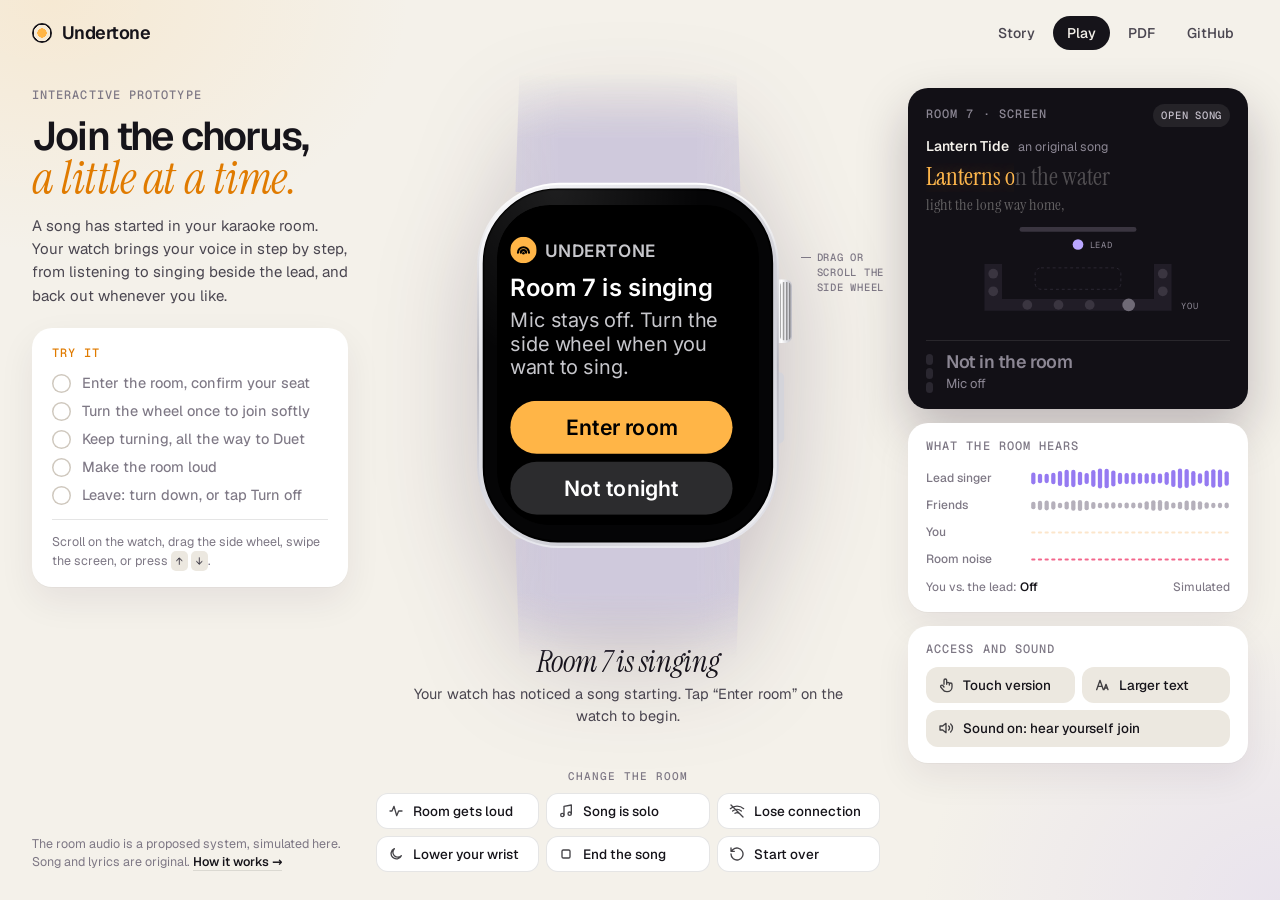
<file: docs/play/index.html>
<!doctype html>
<html lang="en">
<head>
<meta charset="utf-8">
<meta name="viewport" content="width=device-width, initial-scale=1">
<title>Play · Undertone</title>
<meta name="description" content="Play the Undertone prototype: an Apple Watch interface for joining a karaoke song a little at a time.">
<meta name="author" content="Henry Ou">
<meta property="og:title" content="Play · Undertone">
<meta property="og:description" content="Turn the side wheel and join the chorus, a little at a time.">
<meta property="og:image" content="https://yulinhenryou.github.io/undertone/assets/img/og.png">
<meta name="twitter:card" content="summary_large_image">
<link rel="icon" href="data:image/svg+xml,%3Csvg xmlns='http://www.w3.org/2000/svg' viewBox='0 0 32 32'%3E%3Ccircle cx='16' cy='16' r='15' fill='%2316141A'/%3E%3Ccircle cx='16' cy='16' r='6' fill='%23FFB547'/%3E%3C/svg%3E">
<link rel="stylesheet" href="../assets/fonts.css">
<link rel="stylesheet" href="../assets/site.css">
<style>
/* one screen: header + a three-column stage that fits the viewport height */
html{background:#F4F1EA}
body{background:
  radial-gradient(52vw 62vh at 50% 46%,color-mix(in srgb,var(--lv) calc(var(--li)*100%),transparent),transparent 72%),
  radial-gradient(40vw 40vh at 4% 0%,rgba(255,196,107,.18),transparent 70%),
  radial-gradient(40vw 46vh at 100% 100%,rgba(176,156,255,.16),transparent 70%),var(--bg);transition:background .8s}
.top{padding:16px 32px}
.play{--ww:clamp(160px,calc((100vh - 350px) * .5),262px);
  display:grid;grid-template-columns:minmax(290px,316px) minmax(0,1fr) minmax(300px,340px);gap:28px;
  max-width:1440px;margin:0 auto;padding:4px 32px 22px;height:calc(100vh - 72px);min-height:600px}
.play>section{min-height:0}

/* left: intro + checklist */
.intro{display:flex;flex-direction:column;padding-top:clamp(4px,2vh,22px)}
.intro h1{font:600 clamp(30px,4.6vh,40px)/1.04 var(--sans);letter-spacing:-.045em;margin:12px 0 12px}
.intro h1 .ser{display:block;font-size:1.14em;color:var(--hi);line-height:.98}
.intro p.lead{font:400 15px/1.55 var(--sans);color:var(--ink2)}
.goals{margin-top:clamp(14px,2.4vh,26px);padding:18px 20px 16px;border-radius:20px;background:var(--card);box-shadow:0 1px 0 rgba(0,0,0,.03),0 14px 36px rgba(40,20,60,.07)}
.goals ol{list-style:none;display:flex;flex-direction:column;gap:9px;margin-top:12px}
.goals li{display:flex;gap:11px;align-items:center;font:450 14.5px/1.3 var(--sans);color:var(--ink3);transition:color .3s}
.goals li i{flex:none;width:19px;height:19px;border-radius:50%;box-shadow:inset 0 0 0 1.5px #CFC8BE;display:grid;place-items:center;transition:all .35s cubic-bezier(.3,1.6,.5,1)}
.goals li.done{color:var(--ink)}
.goals li.done i{box-shadow:none;background:var(--ink);transform:scale(1.06)}
.goals li.done i::after{content:"";width:8px;height:4.5px;border:2.2px solid var(--amber);border-top:0;border-right:0;transform:translateY(-1px) rotate(-45deg)}
.goals small{display:block;margin-top:14px;padding-top:12px;border-top:1px solid var(--line);font:400 12.5px/1.55 var(--sans);color:var(--ink3)}
kbd{font:500 11px/1 var(--mono);padding:3px 5px;border-radius:5px;background:var(--chip);color:var(--ink2)}
.done-all{margin-top:auto;padding-top:14px;font:400 12.5px/1.5 var(--sans);color:var(--ink3)}
.done-all a{color:var(--ink);font-weight:550;text-decoration:none;border-bottom:1px solid var(--line)}

/* centre: watch, explanation, room controls */
.stage{display:flex;flex-direction:column;align-items:center;justify-content:space-between;position:relative}
.wwrap{position:relative;flex:1;display:flex;flex-direction:column;align-items:center;justify-content:center;min-height:0;width:100%}
#watch{--w:var(--ww);margin:calc(var(--w)*.42) 0 calc(var(--w)*.46);touch-action:none;user-select:none;-webkit-user-select:none;filter:drop-shadow(0 30px 50px rgba(40,20,60,.22))}
#watch .wk-scr.asleep > *:not(.wk-plat){opacity:.28;transition:opacity .4s}
#watch button{all:unset;box-sizing:border-box;cursor:pointer}
#watch .wk-btn{position:absolute;left:10px;width:168px;height:40px;border-radius:20px;background:#2C2C2E;display:flex;align-items:center;justify-content:center;font:600 16px/1 Inter;color:#fff}
#watch .wk-btn.pri{background:#FFB547;color:#000}
#watch .wk-btn:active,#watch .wk-off:active,#watch .wk-tc button:active{transform:scale(.96)}
#watch .wk-off{position:absolute;left:10px;top:194px;height:40px;width:111px;border-radius:20px;background:#2C2C2E;display:flex;align-items:center;font:600 14px/1 Inter;color:#fff}
#watch .wk-tc{position:absolute;left:10px;width:178px;display:flex;gap:6px}
#watch .wk-tc button{flex:1;height:40px;border-radius:20px;background:#2C2C2E;display:flex;align-items:center;justify-content:center;font:600 15px/1 Inter;color:#fff}
#watch .wk-tc button[disabled]{opacity:.35;cursor:default}
#watch .wk-face .cp{position:absolute;left:31px;top:182px;height:36px;padding:0 12px 0 9px;border-radius:20px;background:#2C2C2E;display:flex;align-items:center;gap:7px;font:600 14px/1 Inter;color:#fff}
#watch .wk-lv{animation:rise .35s cubic-bezier(.2,.9,.3,1)}
#watch .pop{animation:pop .35s cubic-bezier(.2,1.4,.4,1)}
#watch .ping{transform-origin:119.5px 96.5px;animation:ping 1.6s ease-out infinite}
#watch .lg .wk-lv{font-size:36px;line-height:40px}
#watch .lg .wk-row{font-size:18px;line-height:22px}
#watch .lg .wk-hint{font-size:17px;line-height:21px}
#watch .lg .wk-sub{font-size:15.5px;line-height:19px}
#watch .lg .wk-t{font-size:21px;line-height:25px}
#watch .lg .wk-p{font-size:17px;line-height:21px}
@keyframes rise{from{opacity:0;transform:translateY(6px)}to{opacity:1;transform:none}}
@keyframes pop{from{opacity:0;transform:scale(.92)}to{opacity:1;transform:none}}
@keyframes ping{from{transform:scale(.6);opacity:1}to{transform:scale(1.6);opacity:0}}
#watch.shake{animation:shake .38s}
#watch.bump{animation:bump .3s}
@keyframes shake{20%{transform:translateX(-6px)}40%{transform:translateX(5px)}60%{transform:translateX(-3px)}80%{transform:translateX(2px)}}
@keyframes bump{50%{transform:scale(1.015)}}
.crown-hit{position:absolute;left:calc(var(--w)*203/198);top:calc(var(--w)*46/198);width:calc(var(--w)*30/198);height:calc(var(--w)*68/198);cursor:ns-resize;border-radius:10px;touch-action:none}
.crown-hit::after{content:"";position:absolute;inset:6px 4px;border-radius:8px;box-shadow:0 0 0 2px var(--orange);opacity:0;transition:opacity .3s}
.crown-hit:hover::after,.crown-hit.grab::after{opacity:.7}
.crown-hit.tk::after{animation:tk .3s}
@keyframes tk{0%{opacity:.9;transform:scaleY(1.08)}100%{opacity:0}}
.hint-crown{position:absolute;left:calc(50% + var(--ww)*.72);top:calc(50% - var(--ww)*.62);font:500 10.5px/1.45 var(--mono);letter-spacing:.07em;text-transform:uppercase;color:var(--ink3);width:92px;pointer-events:none}
.hint-crown::before{content:"";position:absolute;left:-16px;top:7px;width:10px;height:1px;background:currentColor}
.why{min-height:84px;width:440px;max-width:100%;text-align:center;opacity:0;transform:translateY(6px);transition:all .35s}
.why.show{opacity:1;transform:none}
.why b{display:block;font:400 clamp(24px,3.4vh,30px)/1.05 var(--serif);font-style:italic;letter-spacing:-.01em;margin-bottom:6px;color:var(--ink)}
.why span{font:400 14.5px/1.5 var(--sans);color:var(--ink2)}
.why.good b{color:var(--hi)}.why.warn b{color:#D6336C}
.dock{width:100%;max-width:640px;margin-top:clamp(8px,1.6vh,16px)}
.dock .mono{text-align:center;margin-bottom:9px;font-size:11px}

/* chips */
.chips{display:grid;grid-template-columns:repeat(3,1fr);gap:7px}
.chip{all:unset;box-sizing:border-box;cursor:pointer;display:flex;align-items:center;gap:9px;padding:10px 12px;border-radius:12px;background:var(--card);box-shadow:inset 0 0 0 1px var(--line);font:500 13.5px/1.2 var(--sans);color:var(--ink);transition:all .2s;white-space:nowrap}
.chip:hover{background:#FBFAF7;box-shadow:inset 0 0 0 1px rgba(22,20,26,.22)}
.chip svg{flex:none;width:16px;height:16px;stroke:currentColor;fill:none;stroke-width:2;stroke-linecap:round;stroke-linejoin:round;opacity:.8}
.chip.on{background:var(--ink);color:#F4F1EA;box-shadow:none}
.chip:focus-visible,#watch button:focus-visible,.crown-hit:focus-visible{outline:2px solid var(--orange);outline-offset:2px}
.chip.sound.on{background:var(--amber);color:#16141A}

/* right: the room */
.room{display:flex;flex-direction:column;gap:clamp(10px,1.6vh,14px);padding-top:clamp(4px,2vh,22px)}
.card{background:var(--card);border-radius:20px;padding:clamp(12px,1.9vh,16px) 18px;box-shadow:0 1px 0 rgba(0,0,0,.03),0 14px 36px rgba(40,20,60,.07)}
.card h3{margin-bottom:10px;display:flex;justify-content:space-between;align-items:center}
.rs{background:#121016;color:#F5F2EC;--ink:#F5F2EC;--ink2:#C4BFCA;--ink3:#8C8794;--line:rgba(245,242,236,.1);box-shadow:0 22px 50px rgba(30,15,40,.25)}
.rs-top{display:flex;justify-content:space-between;align-items:center}
.rs-tag{font:500 10.5px/1 var(--mono);letter-spacing:.07em;text-transform:uppercase;padding:6px 8px;border-radius:999px;background:rgba(255,255,255,.08);color:var(--ink2);transition:all .3s}
.rs-tag.warn{background:rgba(242,85,127,.2);color:#FF8FB0}
.rs-tag.amb{background:rgba(255,181,71,.18);color:var(--amber)}
.rs-song{display:flex;align-items:baseline;gap:9px;margin-top:12px}
.rs-song b{font:560 14px/1 var(--sans)}
.rs-song span{font:400 12.5px/1 var(--sans);color:var(--ink3)}
.rs-lyr{margin-top:10px;min-height:58px}
.rs-lyr .ln{font:400 clamp(21px,3vh,25px)/1.15 var(--serif);white-space:nowrap;position:relative}
.rs-lyr .cur .base{color:rgba(245,242,236,.28)}
.rs-lyr .cur .lit{position:absolute;left:0;top:0;color:var(--amber);overflow:hidden;width:var(--p,0%);text-shadow:0 0 18px rgba(255,181,71,.35)}
.rs-lyr .nxt{font-size:16px;color:rgba(245,242,236,.36);margin-top:4px}
.rs.quiet .rs-lyr{opacity:.35}
.rs-map{display:block;width:100%;height:auto;margin:4px 0 6px;max-height:13vh}
#seatGlow{transition:r .5s cubic-bezier(.3,1.5,.5,1),fill .4s}
#seatDot{transition:fill .4s}
.now{display:flex;align-items:center;gap:13px;padding-top:12px;border-top:1px solid var(--line)}
.ladder{display:flex;flex-direction:column-reverse;gap:3px}
.ladder i{width:7px;height:11px;border-radius:4px;background:#2A2730;transition:background .4s}
.ladder i.on{background:var(--amber)}
.now b{display:block;font:580 18px/1.05 var(--sans);letter-spacing:-.025em;color:var(--lv);transition:color .4s}
.now span{font:400 13px/1.4 var(--sans);color:var(--ink3)}
#mix{width:100%;height:clamp(72px,12vh,124px);display:block}
.mixfoot{display:flex;justify-content:space-between;font:450 12px/1.4 var(--sans);color:var(--ink3);margin-top:6px}
.mixfoot b{color:var(--ink);font-weight:550}
.acc .chips{grid-template-columns:1fr 1fr}
.acc .chip{background:var(--chip);box-shadow:none}
.acc .chip:hover{background:var(--chip2)}
.acc .chip.on{background:var(--ink);color:#F4F1EA}
.acc .chip.sound.on{background:var(--amber);color:#16141A}
.sub3{font:400 11.5px/1.45 var(--sans);color:var(--ink3);margin-top:10px}

/* short or narrow screens: let it scroll like a normal page */
@media (max-width:1100px),(max-height:620px){
  .play{height:auto;grid-template-columns:minmax(0,1fr);max-width:620px;gap:22px;padding-bottom:48px;--ww:220px}
  .stage{order:-1}.hint-crown{display:none}
  #watch{margin-top:calc(var(--w)*.6)}
  .intro h1{font-size:40px}
}
@media (max-width:560px){.play{padding:4px 16px 40px;--ww:200px}.chips{grid-template-columns:1fr 1fr}.chip{white-space:normal}}
</style>
</head>
<body class="lt">
<header class="top lt">
  <a class="brand" href="../"><i></i>Undertone</a>
  <nav><a href="../">Story</a><a class="act" href="./">Play</a><a href="../undertone-case-study.pdf">PDF</a><a href="https://github.com/yulinhenryou/undertone">GitHub</a></nav>
</header>

<main class="play">
  <section class="intro">
    <p class="mono">Interactive prototype</p>
    <h1>Join the chorus, <span class="ser">a little at a time.</span></h1>
    <p class="lead">A song has started in your karaoke room. Your watch brings your voice in step by step, from listening to singing beside the lead, and back out whenever you like.</p>
    <div class="goals">
      <p class="mono" style="color:var(--hi)">Try it</p>
      <ol>
        <li data-goal="enter"><i></i>Enter the room, confirm your seat</li>
        <li data-goal="join"><i></i>Turn the wheel once to join softly</li>
        <li data-goal="duet"><i></i>Keep turning, all the way to Duet</li>
        <li data-goal="noise"><i></i>Make the room loud</li>
        <li data-goal="off"><i></i>Leave: turn down, or tap Turn off</li>
      </ol>
      <small>Scroll on the watch, drag the side wheel, swipe the screen, or press <kbd>↑</kbd> <kbd>↓</kbd>.</small>
    </div>
    <p class="done-all">The room audio is a proposed system, simulated here. Song and lyrics are original. <a href="../#idea">How it works →</a></p>
  </section>

  <section class="stage" aria-label="Interactive watch">
    <div class="wwrap">
      <div id="watch" data-s="arrival" data-device="1" data-light="1" data-band="#CFC9DC" role="application" aria-label="Undertone watch prototype. Use the up and down arrow keys to turn the side wheel."></div>
      <div class="hint-crown">Drag or scroll the side wheel</div>
      <div id="why" class="why" aria-live="polite"></div>
    </div>
    <div class="dock">
      <p class="mono">Change the room</p>
      <div class="chips">
        <button class="chip" data-scen="noise"><svg viewBox="0 0 24 24"><path d="M3 12h3l3-7 4 14 3-7h5"/></svg>Room gets loud</button>
        <button class="chip" data-scen="solo"><svg viewBox="0 0 24 24"><path d="M9 18V5l11-2v13"/><circle cx="6.5" cy="18" r="2.5"/><circle cx="17.5" cy="16" r="2.5"/></svg>Song is solo</button>
        <button class="chip" data-scen="lost"><svg viewBox="0 0 24 24"><path d="M2 8.5a15 15 0 0 1 20 0M5.5 12a10 10 0 0 1 13 0M9 15.5a5 5 0 0 1 6 0M3 3l18 18"/></svg>Lose connection</button>
        <button class="chip" data-scen="wrist"><svg viewBox="0 0 24 24"><path d="M20 14.5A8 8 0 1 1 9.5 4a6.5 6.5 0 0 0 10.5 10.5z"/></svg>Lower your wrist</button>
        <button class="chip" data-scen="end"><svg viewBox="0 0 24 24"><rect x="6" y="6" width="12" height="12" rx="2"/></svg>End the song</button>
        <button class="chip" data-scen="restart"><svg viewBox="0 0 24 24"><path d="M3 12a9 9 0 1 0 3-6.7L3 8M3 3v5h5"/></svg>Start over</button>
      </div>
    </div>
  </section>

  <section class="room" aria-label="The room">
    <div class="card rs" aria-label="The room's karaoke screen">
      <div class="rs-top"><span class="mono">Room 7 · screen</span><span id="rsTag" class="rs-tag">Open song</span></div>
      <p class="rs-song"><b>Lantern Tide</b><span>an original song</span></p>
      <div class="rs-lyr"><p class="ln cur"><span class="base" id="lnA"></span><span class="lit" id="lnAlit"></span></p><p class="ln nxt" id="lnB"></p></div>
      <svg class="rs-map" viewBox="0 0 312 112" aria-hidden="true" style="overflow:visible">
        <rect x="96" y="2" width="120" height="5" rx="2.5" fill="#3A3540"/>
        <circle cx="156" cy="20" r="5.5" fill="#B9A6FF"/>
        <text x="168" y="23.5" font-family="Geist Mono" font-size="9" letter-spacing=".8" fill="#8C8794">LEAD</text>
        <path d="M60 40h18v36h156V40h18v48H60z" fill="#211D27"/>
        <rect x="112" y="44" width="88" height="22" rx="6" fill="none" stroke="#2C2833" stroke-dasharray="3 3"/>
        <g fill="#3A3540"><circle cx="69" cy="50" r="5"/><circle cx="69" cy="68" r="5"/><circle cx="104" cy="82" r="5"/><circle cx="136" cy="82" r="5"/><circle cx="168" cy="82" r="5"/><circle cx="243" cy="68" r="5"/><circle cx="243" cy="50" r="5"/></g>
        <circle id="seatGlow" cx="208" cy="82" r="0" fill="#FFB547" opacity=".3"/>
        <circle id="seatDot" cx="208" cy="82" r="6.5" fill="#6F6A76"/>
        <text x="262" y="86" font-family="Geist Mono" font-size="9" letter-spacing=".8" fill="#8C8794">YOU</text>
      </svg>
      <div class="now"><span class="ladder"><i></i><i></i><i></i></span><div><b id="lvName">Not in the room</b><span id="lvStatus">Mic off</span></div></div>
    </div>
    <div class="card">
      <h3><span class="mono">What the room hears</span></h3>
      <canvas id="mix" aria-hidden="true"></canvas>
      <div class="mixfoot"><span>You vs. the lead: <b id="youDb">Off</b></span><span>Simulated</span></div>
    </div>
    <div class="card acc">
      <h3><span class="mono">Access and sound</span></h3>
      <div class="chips">
        <button class="chip" data-scen="touch"><svg viewBox="0 0 24 24"><path d="M9 11V5a2 2 0 0 1 4 0v6M13 10a2 2 0 0 1 4 0v2M17 11a2 2 0 0 1 4 0v4a7 7 0 0 1-7 7h-1a7 7 0 0 1-6-3.4L4 15a2 2 0 0 1 3.4-2L9 15"/></svg>Touch version</button>
        <button class="chip" data-scen="large"><svg viewBox="0 0 24 24"><path d="M4 19 9 5l5 14M6 14h6M15 19l3-8 3 8M16 16.5h4"/></svg>Larger text</button>
        <button class="chip sound" data-scen="sound" style="grid-column:1/-1"><svg viewBox="0 0 24 24"><path d="M3 9h4l5-4v14l-5-4H3z"/><path d="M16 9a4 4 0 0 1 0 6M19 6a8 8 0 0 1 0 12"/></svg>Sound on: hear yourself join</button>
      </div>
    </div>
  </section>
</main>

<script src="../assets/watchkit.js"></script>
<script src="../assets/app.js"></script>
</body>
</html>
</file>
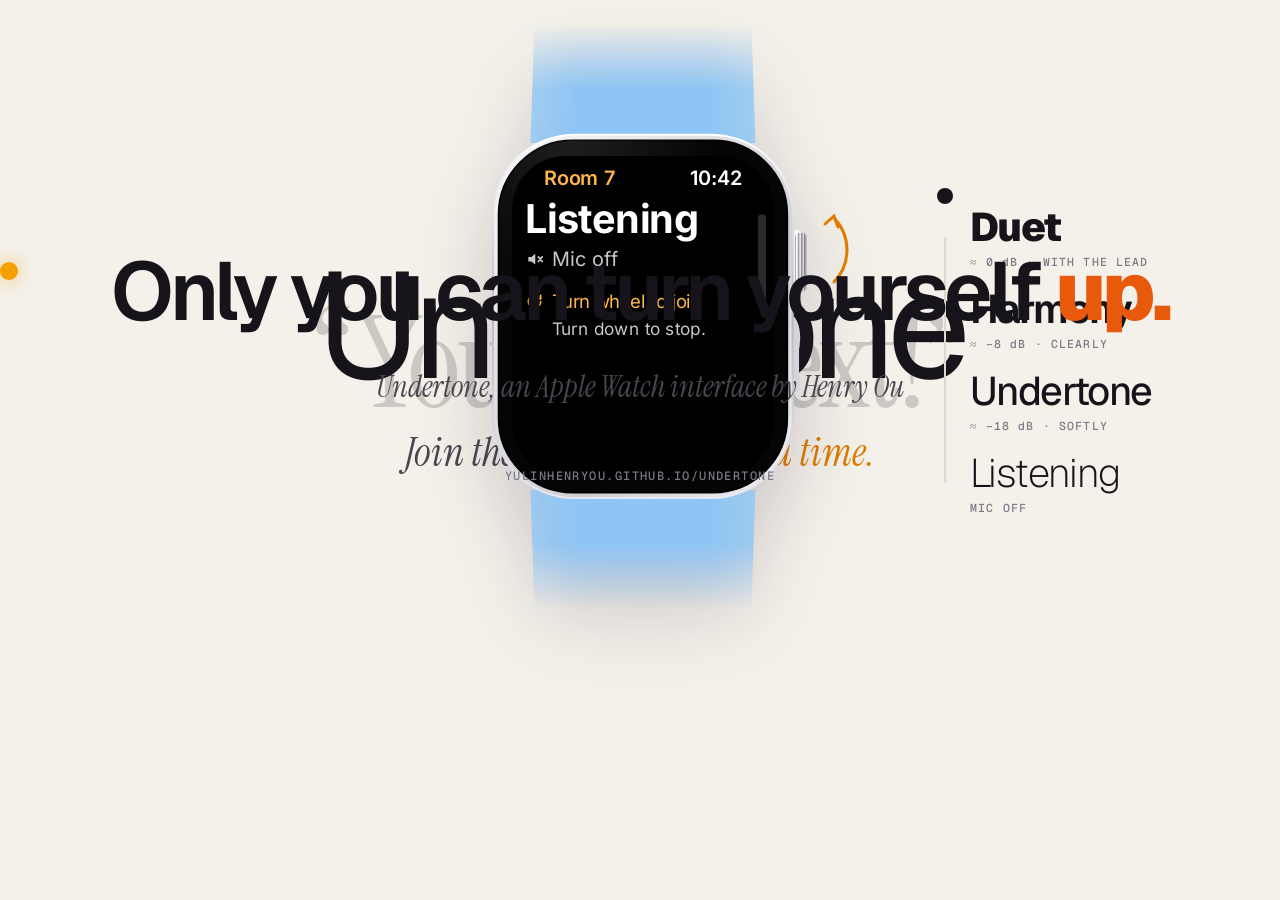
<file: src/templates/film.html>
<!doctype html>
<html lang="en"><head><meta charset="utf-8">
<title>Undertone · film</title>
<link rel="stylesheet" href="../../docs/assets/fonts.css">
<style>
/* A 34-second film, rendered frame by frame: render(t) sets the whole scene for time t. */
*{box-sizing:border-box;margin:0;padding:0}
html,body{background:#F4F1EA}
#f{position:relative;width:1280px;height:720px;overflow:hidden;background:#F4F1EA;color:#16141A;font-family:Geist,Inter,sans-serif;-webkit-font-smoothing:antialiased}
.l{position:absolute;inset:0}
#bg{position:absolute;inset:0}
.mono{font:500 12px/1 'Geist Mono';letter-spacing:.12em;text-transform:uppercase;color:#7E7885}
/* scene 1 */
#s1 .ky{position:absolute;left:0;right:0;top:300px;text-align:center;font:400 128px/1 'Instrument Serif';letter-spacing:-.02em;white-space:nowrap}
#s1 .ky span{color:rgba(22,20,26,.18)}#s1 .ky span.on{color:#E07B00}
#s1 .ball{position:absolute;top:262px;width:18px;height:18px;border-radius:50%;background:#F59F00;box-shadow:0 0 18px rgba(245,159,0,.6)}
#s1 .mono{position:absolute;left:0;right:0;top:240px;text-align:center}
/* scene 2 */
#s2 .t{position:absolute;left:0;right:0;top:250px;text-align:center;font-size:150px;line-height:1;letter-spacing:-.055em}
#s2 .s{position:absolute;left:0;right:0;top:432px;text-align:center;font:400 40px/1 'Instrument Serif';font-style:italic;color:#4A4650}
#s2 .s b{font-weight:400;color:#E07B00}
/* scene 3 */
#cap{position:absolute;left:76px;top:262px;width:380px}
#cap .c{font:400 54px/1.02 'Instrument Serif';font-style:italic;letter-spacing:-.01em}
#cap .d{font:400 19px/1.45 Geist;color:#4A4650;margin-top:16px}
#cap .mono{margin-bottom:22px;color:#E07B00}
#w{position:absolute;left:512px;top:156px;filter:drop-shadow(0 30px 40px rgba(40,20,60,.2))}
#arc{position:absolute;left:820px;top:190px}
#list{position:absolute;left:936px;top:196px;width:290px}
#list .r{position:relative;height:82px;display:flex;flex-direction:column;justify-content:center;padding-left:34px}
#list .r b{font-size:40px;line-height:1;letter-spacing:-.04em;display:block}
#list .r span{font:500 11.5px/1 'Geist Mono';letter-spacing:.1em;color:#7E7885;margin-top:9px;display:block}
#track{position:absolute;left:8px;top:41px;width:2px;height:246px;background:#DDD7CE;border-radius:1px}
#knob{position:absolute;left:1px;width:16px;height:16px;margin-top:-8px;border-radius:50%;background:#16141A;box-shadow:0 0 0 4px #F4F1EA}
#lyr{position:absolute;left:0;right:0;top:662px;text-align:center;font:400 30px/1 'Instrument Serif';white-space:nowrap}
#lyr .b{color:rgba(22,20,26,.2)}
#lyr .w{position:relative;display:inline-block}
#lyr .lit{position:absolute;left:0;top:0;overflow:hidden;white-space:nowrap;color:#E07B00}
/* scene 4 */
#s4 .t{position:absolute;left:0;right:0;top:250px;text-align:center;font:620 82px/1 Geist;letter-spacing:-.05em}
#s4 .t span{color:#E8590C;font-weight:860}
#s4 .s{position:absolute;left:0;right:0;top:372px;text-align:center;font:400 30px/1 'Instrument Serif';font-style:italic;color:#4A4650}
#s4 .u{position:absolute;left:0;right:0;top:470px;text-align:center}
</style></head>
<body>
<div id="f">
  <div id="bg"></div>
  <div class="l" id="s1"><p class="mono">Karaoke · Room 7</p><p class="ky" id="ky">“You sing next!”</p><i class="ball" id="ball"></i></div>
  <div class="l" id="s2"><p class="t" id="tt">Undertone</p><p class="s">Join the chorus, <b>a little at a time.</b></p></div>
  <div class="l" id="s3">
    <div id="cap"><p class="mono" id="capk"></p><p class="c" id="capc"></p><p class="d" id="capd"></p></div>
    <div id="w" data-s="listening" data-device="1" data-light="1" data-band="#8EC5F5" style="--w:262px"></div>
    <svg id="arc" width="60" height="120" viewBox="0 0 60 120" fill="none" stroke="#E07B00" stroke-width="3" stroke-linecap="round"><path d="M14 92a46 46 0 0 0 0-64"/><path d="M5 34l9-8 4 11"/></svg>
    <div id="list"><i id="track"></i><i id="knob"></i></div>
    <p id="lyr"></p>
  </div>
  <div class="l" id="s4"><p class="t">Only you can turn yourself <span>up.</span></p><p class="s">Undertone, an Apple Watch interface by Henry Ou</p><p class="u mono">yulinhenryou.github.io/undertone</p></div>
</div>
<script src="../../docs/assets/watchkit.js"></script>
<script>
const LV=[{n:'Listening',d:'MIC OFF',c:'#8EC5F5',t:'#1C7ED6',w:220,i:.16},{n:'Undertone',d:'≈ −18 dB · SOFTLY',c:'#FFB547',t:'#E07B00',w:460,i:.3},{n:'Harmony',d:'≈ −8 dB · CLEARLY',c:'#FF8F5A',t:'#E8590C',w:640,i:.36},{n:'Duet',d:'≈ 0 dB · WITH THE LEAD',c:'#F2557F',t:'#D6336C',w:860,i:.42}];
const $=id=>document.getElementById(id);
const sm=(a,b,x)=>{x=Math.min(1,Math.max(0,(x-a)/(b-a)));return x*x*(3-2*x)};
const hex=h=>[1,3,5].map(i=>parseInt(h.slice(i,i+2),16));
const mix=(a,b,k)=>{const A=hex(a),B=hex(b);return 'rgb('+A.map((v,i)=>Math.round(v+(B[i]-v)*k)).join(',')+')'};
/* level list, top = Duet */
const list=$('list');
[3,2,1,0].forEach(k=>{const r=document.createElement('div');r.className='r';r.id='r'+k;r.innerHTML=`<b style="font-weight:${LV[k].w}">${LV[k].n}</b><span>${LV[k].d}</span>`;list.appendChild(r)});
/* karaoke title */
const ky=$('ky'),kc=[...ky.textContent];ky.innerHTML=kc.map(c=>`<span>${c}</span>`).join('');
const tt=$('tt'),tc=[...tt.textContent];tt.innerHTML=tc.map(c=>`<span>${c}</span>`).join('');
const LYR=['Lanterns on the water','light the long way home,','every voice is softer','when it isn’t alone.'];
/* the story beats of scene 3: [time, level, noise, caption key, caption, detail] */
const BEATS=[
 [8.6,0,0,'Listening','Your mic is off.','You’re in the room, just listening. That counts too.'],
 [11.6,1,0,'One turn','Undertone.','Your voice slips into the chorus, softly, well under the lead.'],
 [15.0,2,0,'Two turns','Harmony.','Clearer now, still under the lead.'],
 [18.4,3,0,'Three turns','Duet.','Side by side with the lead. Level with her, never above.'],
 [22.4,1,1,'The room gets loud','Held at Undertone.','The room can turn you down. It can never turn you up.'],
 [26.6,0,0,'Turn back down','Back to listening.','Any time, in one move. Every step is reversible.']];
let shown=null;
function beatAt(t){let b=BEATS[0];for(const x of BEATS) if(t>=x[0]) b=x;return b}
function render(t){
  const o1=sm(0.1,0.6,t)*(1-sm(3.9,4.5,t)), o2=sm(4.6,5.2,t)*(1-sm(8.0,8.5,t)), o3=sm(8.5,9.1,t)*(1-sm(29.6,30.2,t)), o4=sm(30.3,31.0,t);
  $('s1').style.opacity=o1;$('s2').style.opacity=o2;$('s3').style.opacity=o3;$('s4').style.opacity=o4;
  /* 1 · karaoke line */
  const sp=ky.children, lit=Math.round(sm(0.8,3.2,t)*sp.length);
  for(let i=0;i<sp.length;i++) sp[i].className=i<lit?'on':'';
  const at=sp[Math.max(0,lit-1)].getBoundingClientRect(), fr=$('f').getBoundingClientRect();
  $('ball').style.left=(at.left-fr.left+at.width/2-9)+'px';$('ball').style.transform=`translateY(${-Math.abs(Math.sin(t*7))*14}px)`;$('ball').style.opacity=lit?1:0;
  /* 2 · the word turns up */
  const ramp=sm(5.2,7.0,t);
  [...tt.children].forEach((s,i)=>{const n=tc.length-1;s.style.fontWeight=Math.round(160+ramp*720*(i/n))});
  $('s2').querySelector('.s').style.opacity=sm(6.6,7.2,t);
  /* 3 · the turning */
  const b=beatAt(t), k=b[1], prev=BEATS[Math.max(0,BEATS.indexOf(b)-1)][1], since=t-b[0], e=sm(0,.7,since);
  const key=k+'-'+b[2];
  if(key!==shown){const w=$('w');w.dataset.s=b[2]?'noise':['listening','undertone','harmony','duet'][k];w.dataset.band=LV[k].c;WatchKit.render(w);shown=key}
  $('capk').textContent=b[3];$('capc').textContent=b[4];$('capd').textContent=b[5];
  $('cap').style.opacity=sm(0,.45,since);$('cap').style.transform=`translateY(${(1-sm(0,.45,since))*10}px)`;
  const col=mix(LV[prev].c,LV[k].c,e), inten=LV[prev].i+(LV[k].i-LV[prev].i)*e;
  $('bg').style.background=`radial-gradient(640px 520px at 668px 360px, ${col.replace('rgb','rgba').replace(')',','+(inten*1.6*o3).toFixed(3)+')')}, rgba(0,0,0,0) 70%)`;
  const turned=b!==BEATS[0]&&b[1]!==prev&&!b[2]&&since<0.9;
  $('arc').style.opacity=turned?(1-sm(.4,.9,since)):0;$('arc').style.transform=`translateY(${(k<prev?1:-1)*sm(0,.6,since)*-14}px) scaleY(${k<prev?-1:1})`;
  [0,1,2,3].forEach(j=>{const r=$('r'+j),on=j===k;r.style.opacity=on?1:.28;r.querySelector('b').style.color=on?LV[j].t:'#16141A'});
  const pos=y=>41+ (3-y)*82; const ky0=pos(prev),ky1=pos(k);
  $('knob').style.top=(ky0+(ky1-ky0)*e)+'px';$('knob').style.background=mix(LV[prev].t,LV[k].t,e);
  /* lyrics, on the song's grid */
  const ls=(t-8.6)/4.2, li=((Math.floor(ls)%4)+4)%4, lp=ls-Math.floor(ls);
  $('lyr').innerHTML=`<span class="w"><span class="b">${LYR[li]}</span><span class="lit" style="width:${(Math.min(1,lp/0.85)*100).toFixed(1)}%">${LYR[li]}</span></span>`;
}
window.render=render;
/* ?poster: the same scene without words, for the video poster and the PDF cover */
if(/[?&]poster\b/.test(location.search)) document.head.insertAdjacentHTML('beforeend','<style>#cap,#list,#lyr,#arc{display:none!important}</style>');
</script>
</body></html>
</file>
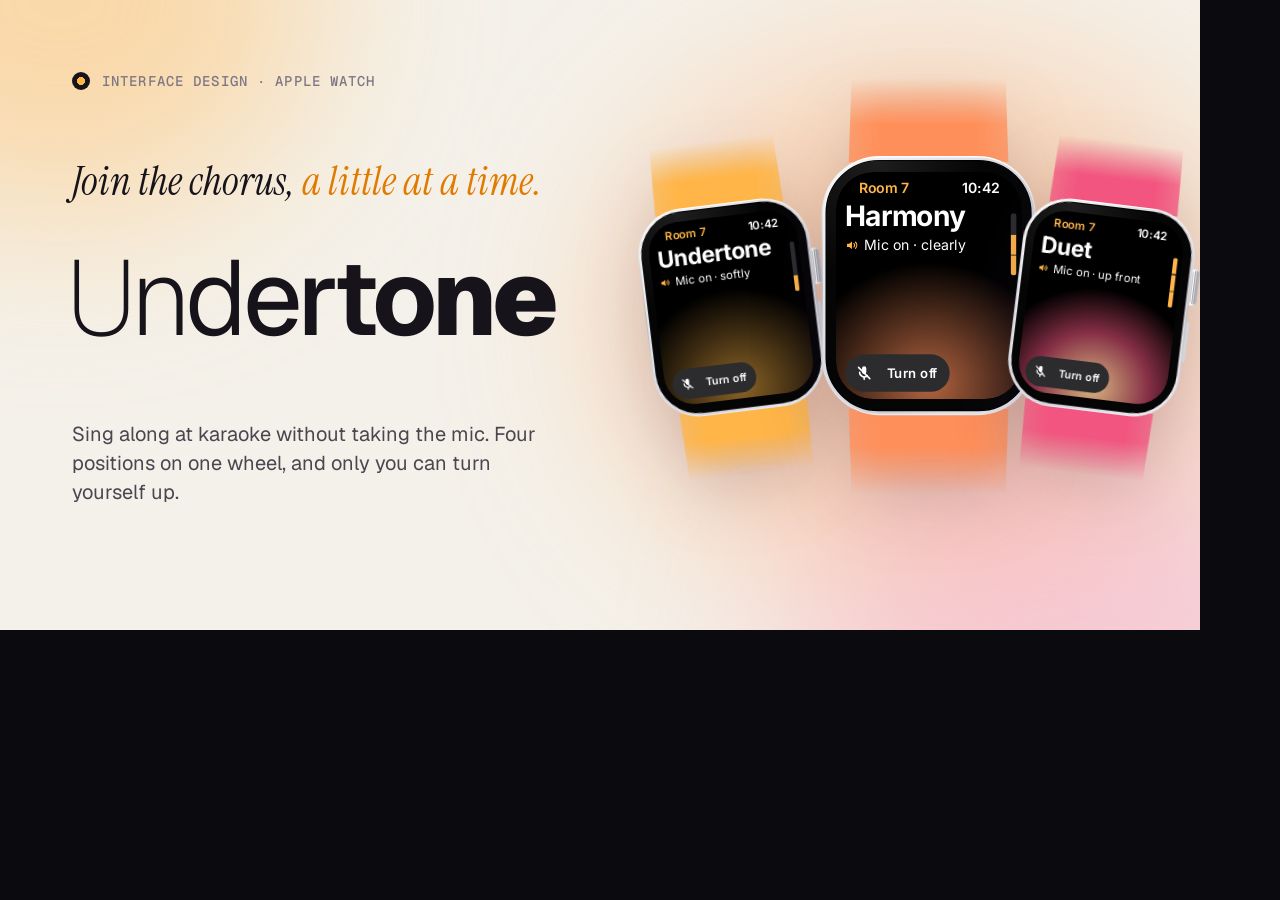
<file: src/templates/og.html>
<!doctype html><html><head><meta charset="utf-8">
<link rel="stylesheet" href="../../docs/assets/fonts.css">
<link rel="stylesheet" href="../../docs/assets/site.css">
<style>
html,body{margin:0}
.og{position:relative;width:1200px;height:630px;overflow:hidden;background:#F4F1EA;color:#16141A}
.og .b{position:absolute;border-radius:50%;filter:blur(90px);opacity:.32}
.og h1{position:absolute;left:66px;top:244px;font-size:106px;line-height:1;letter-spacing:-.055em}
.og p{position:absolute;left:72px;top:160px;font:400 40px/1.05 'Instrument Serif';font-style:italic}
.og small{position:absolute;left:72px;top:420px;width:470px;font:400 20px/1.45 Geist;color:#4A4650}
.og .e{position:absolute;left:72px;top:72px;font:500 14px/1 'Geist Mono';letter-spacing:.08em;text-transform:uppercase;color:#7E7885;display:flex;gap:12px;align-items:center}
.og .e i{width:18px;height:18px;border-radius:50%;background:radial-gradient(circle,#FFB547 0 30%,#16141A 32%)}
.og .w{position:absolute;filter:drop-shadow(0 24px 34px rgba(40,20,60,.2))}
</style></head><body>
<div class="og">
  <div class="b" style="width:520px;height:440px;left:-200px;top:-220px;background:#FFC069;opacity:.5"></div>
  <div class="b" style="width:620px;height:520px;left:620px;top:60px;background:#FFB27A;opacity:.55"></div>
  <div class="b" style="width:560px;height:460px;right:-160px;bottom:-260px;background:#F7A8C4;opacity:.5"></div>
  <div class="e"><i></i>Interface design · Apple Watch</div>
  <h1 id="t">Undertone</h1>
  <p>Join the chorus, <span style="color:#E07B00">a little at a time.</span></p>
  <small>Sing along at karaoke without taking the mic. Four positions on one wheel, and only you can turn yourself up.</small>
  <div class="w" data-s="undertone" data-device="1" data-light="1" data-band="#FFB547" data-x="l" style="--w:150px;left:656px;top:216px;transform:rotate(-7deg)"></div>
  <div class="w" data-s="duet" data-device="1" data-light="1" data-band="#F2557F" data-x="r" style="--w:150px;left:1026px;top:216px;transform:rotate(7deg);z-index:2"></div>
  <div class="w" data-s="harmony" data-device="1" data-light="1" data-band="#FF8F5A" style="--w:186px;left:836px;top:172px"></div>
</div>
<script src="../../docs/assets/watchkit.js"></script>
<script>const t=document.getElementById("t"),c=[...t.textContent];t.innerHTML=c.map((ch,i)=>`<span style="font-family:Geist;font-weight:${Math.round(160+720*i/(c.length-1))}">${ch}</span>`).join("")</script>
</body></html>
</file>
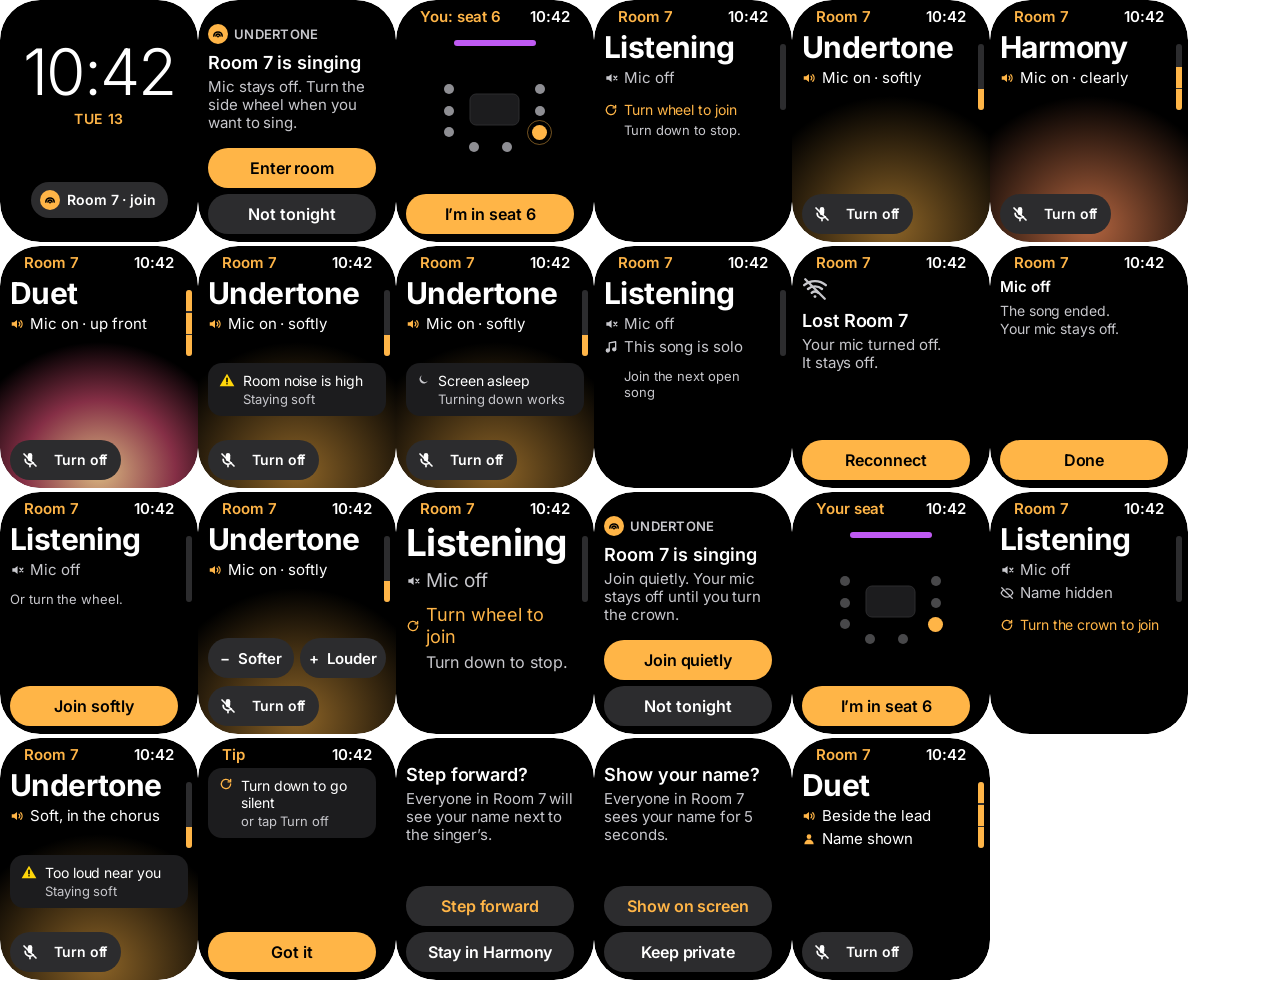
<file: src/templates/screens.html>
<!doctype html><html><head><meta charset="utf-8">
<link rel="stylesheet" href="../../docs/assets/fonts.css">
<style>body{margin:0;background:transparent}.cell{display:inline-block;padding:0;margin:0}</style>
</head><body>
<div id="out"></div>
<script src="../../docs/assets/watchkit.js"></script>
<script>
/* one screen per cell; the exporter screenshots each .wk at 2x */
const final=['face','arrival','seat','listening','undertone','harmony','duet','noise','wrist','solo','lost','ended','touchListen','touch','large'];
const history=['old_arrival','old_seat','old_listening','old_noise','old_tip','old_step','old_reveal','old_duet'];
const out=document.getElementById('out');
for(const s of final.concat(history)){const d=document.createElement('div');d.className='cell';d.innerHTML='<div data-s="'+s+'" style="--w:198px"></div>';out.appendChild(d);}
</script></body></html>
</file>
<file: docs/assets/fonts.css>
@font-face{font-family:'Inter';font-weight:300;font-style:normal;font-display:swap;src:url('fonts/inter-latin-300-normal.woff2') format('woff2')}
@font-face{font-family:'Inter';font-weight:400;font-style:normal;font-display:swap;src:url('fonts/inter-latin-400-normal.woff2') format('woff2')}
@font-face{font-family:'Inter';font-weight:500;font-style:normal;font-display:swap;src:url('fonts/inter-latin-500-normal.woff2') format('woff2')}
@font-face{font-family:'Inter';font-weight:600;font-style:normal;font-display:swap;src:url('fonts/inter-latin-600-normal.woff2') format('woff2')}
@font-face{font-family:'Inter';font-weight:700;font-style:normal;font-display:swap;src:url('fonts/inter-latin-700-normal.woff2') format('woff2')}
@font-face{font-family:'Inter';font-weight:800;font-style:normal;font-display:swap;src:url('fonts/inter-latin-800-normal.woff2') format('woff2')}
@font-face{font-family:'Inter';font-weight:400;font-style:italic;font-display:swap;src:url('fonts/inter-latin-400-italic.woff2') format('woff2')}
@font-face{font-family:'Geist';font-weight:100 900;font-style:normal;font-display:swap;src:url('fonts/geist-latin-wght-normal.woff2') format('woff2-variations'),url('fonts/geist-latin-wght-normal.woff2') format('woff2');unicode-range:U+0000-00FF,U+0131,U+0152-0153,U+02BB-02BC,U+02C6,U+02DA,U+02DC,U+0304,U+0308,U+0329,U+2000-206F,U+20AC,U+2122,U+2191,U+2193,U+2212,U+2215,U+FEFF,U+FFFD}
@font-face{font-family:'Geist';font-weight:100 900;font-style:normal;font-display:swap;src:url('fonts/geist-latin-ext-wght-normal.woff2') format('woff2-variations'),url('fonts/geist-latin-ext-wght-normal.woff2') format('woff2');unicode-range:U+0100-02BA,U+02BD-02C5,U+02C7-02CC,U+02CE-02D7,U+02DD-02FF,U+1E00-1E9F,U+2020,U+20A0-20C0,U+2113,U+2C60-2C7F,U+A720-A7FF}
@font-face{font-family:'Geist Mono';font-weight:100 900;font-style:normal;font-display:swap;src:url('fonts/geist-mono-latin-wght-normal.woff2') format('woff2-variations'),url('fonts/geist-mono-latin-wght-normal.woff2') format('woff2')}
@font-face{font-family:'Instrument Serif';font-weight:400;font-style:normal;font-display:swap;src:url('fonts/instrument-serif-latin-400-normal.woff2') format('woff2')}
@font-face{font-family:'Instrument Serif';font-weight:400;font-style:italic;font-display:swap;src:url('fonts/instrument-serif-latin-400-italic.woff2') format('woff2')}
</file>
<file: docs/assets/site.css>
/* Undertone · shared site shell.
   Colours are variables, so any block can switch theme: dark is the default, .lt is light paper. */
*{box-sizing:border-box;margin:0;padding:0}
:root{
  --amber:#FFB547;--orange:#F08A12;--coral:#FF8F5A;--rose:#F2557F;--violet:#8A6CF0;--sky:#8EC5F5;
  --lv:#8EC5F5;--li:0;
  --sans:'Geist',Inter,system-ui,sans-serif;--serif:'Instrument Serif',Georgia,serif;--mono:'Geist Mono',ui-monospace,monospace;
  --bg:#0B0A0E;--card:#17151C;--ink:#F5F2EC;--ink2:#C4BFCA;--ink3:#8C8794;--line:rgba(245,242,236,.1);--chip:#201D25;--chip2:#29262F;--hi:#FFB547}
.lt{--bg:#F4F1EA;--card:#FFFFFF;--ink:#16141A;--ink2:#4A4650;--ink3:#7E7885;--line:rgba(22,20,26,.11);--chip:#ECE8E0;--chip2:#E3DED4;--hi:#E07B00}
html{background:#0B0A0E}
body{font-family:var(--sans);color:var(--ink);background:var(--bg);-webkit-font-smoothing:antialiased;min-height:100vh}
a{color:inherit}
.mono{font:500 12px/1.3 var(--mono);letter-spacing:.09em;text-transform:uppercase;color:var(--ink3)}
.ser{font-family:var(--serif);font-weight:400;font-style:italic;letter-spacing:-.01em}
.top{position:relative;z-index:5;display:flex;justify-content:space-between;align-items:center;max-width:1440px;margin:0 auto;padding:20px 40px;color:var(--ink)}
.brand{display:flex;align-items:center;gap:10px;font:620 18px/1 var(--sans);letter-spacing:-.03em;text-decoration:none}
.brand i{width:20px;height:20px;border-radius:50%;background:radial-gradient(circle,var(--amber) 0 32%,transparent 34%),radial-gradient(circle,transparent 0 58%,var(--ink) 60% 100%)}
.top nav{display:flex;gap:4px}
.top nav a{font:520 14px/1 var(--sans);text-decoration:none;padding:10px 14px;border-radius:999px;color:var(--ink2);transition:background .2s,color .2s}
.top nav a:hover{background:color-mix(in srgb,var(--ink) 7%,transparent);color:var(--ink)}
.top nav a.act{background:var(--ink);color:var(--bg)}
.foot{display:flex;justify-content:space-between;flex-wrap:wrap;gap:10px;max-width:1440px;margin:0 auto;padding:28px 40px 44px;font:450 14px/1.4 var(--sans);color:var(--ink3);border-top:1px solid var(--line)}
.foot a{color:var(--ink);text-decoration:none;font-weight:550}
:focus-visible{outline:2px solid var(--hi);outline-offset:3px}
@media (max-width:560px){.top{padding:14px 16px}.brand{font-size:16px}.top nav a{padding:8px 9px;font-size:13px}.foot{padding:22px 16px 34px}}
</file>
<file: docs/assets/story.css>
/* Undertone · the story page.
   Each <section class="sec"> is a full screen on the web and exactly one 1600 × 900 page in the PDF (?print). */
@page{size:1600px 900px;margin:0}
html{-webkit-print-color-adjust:exact;print-color-adjust:exact;scroll-behavior:smooth}
.top{position:absolute;left:0;right:0;top:0}

/* ---------- section frame ---------- */
html,body.story{background:#F4F1EA}
.sec{position:relative;min-height:100vh;display:flex;align-items:center;padding:112px clamp(20px,5vw,80px) 96px;overflow:hidden;background:var(--bg);color:var(--ink)}
/* section themes: dark is the default; light papers each carry their own accent */
.light,.part{--bg:#F4F1EA;--card:#FFFFFF;--ink:#16141A;--ink2:#4A4650;--ink3:#7E7885;--line:rgba(22,20,26,.11);--hi:#E07B00}
.t-blush{--bg:#F9ECE6;--hi:#E8590C}
.t-lilac{--bg:#EEEBF8;--hi:#6F4BD8}
.t-sky{--bg:#E9F1F8;--hi:#1971C2}
.t-rose{--hi:#D6336C}
.hot{--bg:#FF9F5A;--card:#FFFFFF;--ink:#16141A;--ink2:#3A2E2E;--ink3:#5E4A48;--line:rgba(22,20,26,.16);--hi:#FFFFFF;
  background:linear-gradient(118deg,#FFC069 0%,#FF8F5A 46%,#F2557F 100%)!important}
/* dark islands inside light sections */
.island{--bg:#121016;--card:#1B1820;--ink:#F5F2EC;--ink2:#C4BFCA;--ink3:#8C8794;--line:rgba(245,242,236,.1);--hi:#FFB547;background:#121016;color:var(--ink)}
.sec>.in{position:relative;z-index:1;width:100%;max-width:1440px;margin:0 auto}
.sec .lab{display:flex;align-items:center;gap:14px;margin-bottom:clamp(20px,2.4vw,36px)}
.sec .lab b{font:500 12px/1 var(--mono);letter-spacing:.09em;color:#16141A;background:var(--amber);border-radius:999px;padding:6px 9px}
.light .lab b,.hot .lab b{background:var(--ink);color:var(--bg)}
.hot .lab b{color:#FFC069}
.sec .glow{position:absolute;border-radius:50%;filter:blur(100px);pointer-events:none;z-index:0}

/* ---------- type ---------- */
.h1{font-size:clamp(64px,9.2vw,148px);line-height:.9;letter-spacing:-.06em;font-weight:200}
.h2{font:600 clamp(36px,4.1vw,66px)/1.02 var(--sans);letter-spacing:-.045em;text-wrap:balance}
.h2 em{font-family:var(--serif);font-style:italic;font-weight:400;letter-spacing:-.015em;color:var(--hi,var(--amber))}
.h3{font:580 clamp(17px,1.3vw,21px)/1.25 var(--sans);letter-spacing:-.015em}
.lede{font:400 clamp(16px,1.3vw,21px)/1.55 var(--sans);color:var(--ink2);letter-spacing:-.005em}
.light .lede{color:var(--ink2)}
.lede b{color:var(--ink);font-weight:560}
.light .lede b{color:var(--ink)}
.body{font:400 clamp(14px,1vw,15.5px)/1.55 var(--sans);color:var(--ink2)}
.light .body{color:var(--ink2)}
.quote{font:400 clamp(24px,2.3vw,38px)/1.12 var(--serif);letter-spacing:-.01em}
.small{font:400 13px/1.5 var(--sans);color:var(--ink3)}
.light .small{color:var(--ink3)}
.tag{display:inline-flex;align-items:center;font:500 11px/1 var(--mono);letter-spacing:.07em;text-transform:uppercase;padding:7px 10px;border-radius:999px;background:rgba(255,255,255,.07);color:var(--ink2)}
.light .tag{background:rgba(22,20,26,.06);color:var(--ink2)}
.card{background:var(--card);border-radius:22px;box-shadow:inset 0 0 0 1px var(--line)}
.light .card{background:#fff;box-shadow:0 1px 0 rgba(0,0,0,.03),0 16px 40px rgba(40,20,60,.06)}
.rule{border-top:1px solid var(--line)}
.light .rule{border-color:var(--line)}
.scr{border-radius:calc(var(--w)*40/198);box-shadow:0 0 0 1px rgba(255,255,255,.08),0 24px 50px rgba(0,0,0,.5)}
.light .scr,.hot .scr{box-shadow:0 18px 40px rgba(20,10,40,.22)}
.ai{font:500 10.5px/1 var(--mono);letter-spacing:.08em;text-transform:uppercase;color:rgba(245,242,236,.6)}
.btns{display:flex;gap:10px;flex-wrap:wrap}
.btn{display:inline-flex;align-items:center;gap:9px;font:550 15px/1 var(--sans);text-decoration:none;padding:14px 20px;border-radius:999px;background:var(--ink);color:var(--bg)}
.btn.ghost{background:transparent;color:var(--ink);box-shadow:inset 0 0 0 1px color-mix(in srgb,var(--ink) 28%,transparent)}
.btn svg{width:14px;height:14px}

/* karaoke lyric: lit / unlit letters with a bouncing ball */
.ky .c{color:color-mix(in srgb,var(--ink) 26%,transparent);transition:color .12s}
.ky .c.on{color:var(--hi,var(--amber))}
.ky .c.at{position:relative}
.ky .ball{position:absolute;left:50%;top:-.12em;width:.15em;height:.15em;margin-left:-.075em;border-radius:50%;background:var(--hi,var(--amber));box-shadow:0 0 .3em var(--hi,var(--amber))}

/* ---------- 00 cover ---------- */
.s-cover{min-height:100vh}
.s-cover .in{display:grid;grid-template-columns:minmax(0,1fr) minmax(0,1fr);gap:clamp(32px,4vw,72px);align-items:center}
.s-cover .h1{margin:22px 0 0 -.05em}
.s-cover .tagline{font:400 clamp(26px,2.8vw,46px)/1.05 var(--serif);font-style:italic;margin-top:clamp(14px,1.6vw,24px)}
.s-cover .lede{margin-top:clamp(18px,2vw,28px);max-width:34em}
.s-cover .btns{margin-top:32px}
.s-cover .film{position:relative;aspect-ratio:16/9;border-radius:22px;overflow:hidden;background:#F4F1EA;box-shadow:0 30px 80px rgba(60,30,60,.16),0 0 0 1px rgba(22,20,26,.06)}
.s-cover .film video,.s-cover .film img{display:block;width:100%;height:100%;object-fit:cover}
.s-cover .film .ai{position:absolute;left:16px;bottom:14px}
.s-cover .meta{grid-column:1/-1;display:flex;flex-wrap:wrap;gap:16px 56px;padding-top:24px;margin-top:clamp(8px,2vw,24px);border-top:1px solid var(--line)}
.s-cover .meta div{display:flex;flex-direction:column;gap:8px}
.s-cover .meta b{font:450 15.5px/1.3 var(--sans)}

/* ---------- 01 moment ---------- */
.s-moment .in{display:grid;grid-template-columns:minmax(0,1fr) minmax(0,1fr);gap:clamp(32px,5vw,96px);align-items:center}
.s-moment .lede{margin-top:26px;max-width:32em}
.s-moment .opts{margin-top:34px;display:flex;flex-direction:column}
.s-moment .opt{display:grid;grid-template-columns:150px 1fr;gap:18px;padding:15px 0;border-top:1px solid var(--line);align-items:baseline}
.s-moment .opt:last-child{border-bottom:1px solid var(--line)}
.s-moment .opt b{font:560 17px/1.3 var(--sans)}
.s-moment .opt.y b{color:var(--amber)}
.s-moment .ph{position:relative;aspect-ratio:4/4.4;border-radius:22px;overflow:hidden;background:url(img/scene-room-duo.jpg) 38% 50%/cover}
.s-moment .ph .ai{position:absolute;left:16px;bottom:14px}
.s-moment .ph .lyr{position:absolute;left:24px;right:24px;bottom:48px;font:400 clamp(40px,4.4vw,72px)/1 var(--serif);text-shadow:0 2px 30px rgba(0,0,0,.6)}

/* ---------- 02 four positions ---------- */
.s-idea .head{display:grid;grid-template-columns:minmax(0,1fr) minmax(0,1fr);gap:40px;align-items:end}
.s-idea .stairs{display:grid;grid-template-columns:repeat(4,1fr);gap:clamp(12px,2vw,32px);margin-top:clamp(30px,3vw,48px);align-items:start}
.s-idea .st{display:flex;flex-direction:column;align-items:center;text-align:center}
.s-idea .st .wk{--w:clamp(110px,10.2vw,162px)}
/* the watches climb like the voice does; the words stay on one line */
.s-idea .st .wk{transition:none}
.s-idea .st:nth-child(2) .wk{transform:translateY(calc(var(--w)*-.12))}
.s-idea .st:nth-child(3) .wk{transform:translateY(calc(var(--w)*-.24))}
.s-idea .st:nth-child(4) .wk{transform:translateY(calc(var(--w)*-.36))}
.s-idea .stairs{padding-top:clamp(40px,4.6vw,70px)}
.s-idea .st .wk-device{clip-path:inset(8% 0 8% 0)}
.s-idea .nm{font-size:clamp(26px,2.4vw,38px);line-height:1;letter-spacing:-.04em;margin-top:clamp(60px,5.4vw,88px)}
.s-idea .db{margin-top:10px}
.s-idea .st p.body{margin-top:8px;max-width:17em}
.s-idea .turns{display:flex;justify-content:space-between;align-items:center;margin-top:26px;padding-top:18px;border-top:1px solid var(--line)}

/* ---------- 03 rule ---------- */
.s-rule .big{font-size:clamp(46px,7vw,116px);line-height:.93;letter-spacing:-.055em;font-weight:640}
.s-rule .big span{color:#fff;font-weight:880}
.s-rule .sub{font:400 clamp(22px,2.2vw,36px)/1.15 var(--serif);font-style:italic;color:var(--ink2);margin-top:20px}
.s-rule .cases{display:grid;grid-template-columns:repeat(5,1fr);gap:clamp(16px,2.2vw,36px);margin-top:clamp(30px,3.4vw,52px)}
.s-rule .case .wk{--w:clamp(110px,10vw,160px)}
.s-rule .case .mono{color:var(--ink);margin-top:22px}
.s-rule .case .h3{margin-top:8px}
.s-rule .case .body{margin-top:6px}

/* ---------- 04 anatomy ---------- */
.s-anat .in{display:grid;grid-template-columns:minmax(0,1fr) auto minmax(0,1fr);gap:clamp(30px,4vw,72px);align-items:center}
.s-anat .lede{margin-top:20px}
.s-anat .w{position:relative;--w:clamp(200px,20vw,320px)}
.s-anat .w .wk{--w:inherit}
.s-anat .mk{position:absolute;width:24px;height:24px;margin:-12px 0 0 -12px;border-radius:50%;background:var(--amber);color:var(--bg);font:600 11.5px/24px var(--mono);text-align:center;box-shadow:0 0 0 4px rgba(11,10,14,.85);z-index:3}
.s-anat ol{list-style:none;display:flex;flex-direction:column}
.s-anat li{display:grid;grid-template-columns:34px 1fr;padding:13px 0;border-top:1px solid var(--line)}
.s-anat li:last-child{border-bottom:1px solid var(--line)}
.s-anat li i{font:600 11.5px/22px var(--mono);font-style:normal;width:22px;height:22px;border-radius:50%;background:var(--amber);color:var(--bg);text-align:center}
.s-anat li .body{margin-top:3px}

/* ---------- 05 system ---------- */
.s-sys .in{display:grid;grid-template-columns:minmax(0,.9fr) minmax(0,1.1fr);gap:clamp(30px,5vw,80px);align-items:center}
.s-sys .steps{margin-top:30px}
.s-sys .s{display:grid;grid-template-columns:48px 1fr;padding:14px 0;border-top:1px solid var(--line)}
.s-sys .s:last-child{border-bottom:1px solid var(--line)}
.s-sys .s .mono{color:var(--hi);padding-top:3px}
.s-sys .hon{margin-top:26px}
.s-sys .tags{display:flex;flex-wrap:wrap;gap:8px;margin-top:12px}
.s-sys svg{width:100%;height:auto;display:block}

/* ---------- 06 access ---------- */
.s-acc .in{display:grid;grid-template-columns:minmax(0,1.25fr) minmax(0,1fr);gap:clamp(30px,4vw,72px);align-items:start}
.s-acc .ws{display:grid;grid-template-columns:repeat(3,1fr);gap:clamp(16px,2vw,32px);margin-top:clamp(30px,3vw,46px)}
.s-acc .wv{position:relative}
.s-acc .wv .wk{--w:clamp(120px,11vw,176px)}
.s-acc .wv .mono{margin-top:22px;color:var(--hi)}
.s-acc .wv .h3{margin-top:8px}
.s-acc .wv .body{margin-top:6px}
.s-acc .vo-ring{position:absolute;left:calc(var(--w)*6/198);top:calc(var(--w)*29/198);width:calc(var(--w)*172/198);height:calc(var(--w)*60/198);border:3px solid #3B8BFF;border-radius:10px;box-shadow:0 0 0 4px rgba(59,139,255,.2);--w:clamp(120px,11vw,176px)}
.s-acc .vo-bub{position:absolute;left:0;top:-66px;width:max-content;max-width:250px;background:#3B8BFF;color:#fff;font:500 13px/1.35 var(--sans);padding:9px 12px;border-radius:12px 12px 12px 3px;z-index:2}
.s-acc .row{display:grid;grid-template-columns:118px 1fr;gap:14px;padding:12px 0;border-top:1px solid var(--line);align-items:baseline}
.s-acc .row:last-child{border-bottom:1px solid var(--line)}
.s-acc .row .st{font:500 11px/1 var(--mono);letter-spacing:.07em;text-transform:uppercase;display:flex;align-items:center;gap:8px}
.s-acc .row .st i{width:7px;height:7px;border-radius:50%;flex:none}
.s-acc .row b{display:block;font:540 15.5px/1.3 var(--sans)}
.s-acc .row .small{margin-top:2px}

/* ---------- 07 research (light) ---------- */
.s-res .in{display:grid;grid-template-columns:minmax(0,.8fr) minmax(0,1.2fr);gap:clamp(30px,5vw,96px);align-items:center}
.s-res .n{font-size:clamp(120px,15vw,250px);line-height:.85;letter-spacing:-.07em;font-weight:130;margin:10px 0 0 -.04em}
.s-res .lede{margin-top:18px}
.s-res .ins{margin-top:28px;padding:24px 26px;border-radius:20px}
.s-res .ins .mono{color:var(--amber)}
.s-res .ins p.quote{margin-top:12px;font-style:italic;font-size:clamp(22px,1.9vw,30px)}
.s-res .q{display:grid;grid-template-columns:110px 1fr;gap:20px;padding:22px 0;border-top:1px solid var(--line)}
.s-res .q:last-child{border-bottom:1px solid var(--line)}
.s-res .q .mono{padding-top:12px}
.s-res .q .body{margin-top:10px}
.s-res .q .body em{font:500 10.5px/1 var(--mono);font-style:normal;letter-spacing:.08em;text-transform:uppercase;color:var(--hi);margin-right:10px}

/* ---------- 08 turn (light) ---------- */
.s-turn .in{display:grid;grid-template-columns:minmax(0,1fr) minmax(0,.86fr);gap:clamp(30px,4vw,64px);align-items:center}
.s-turn .pair{display:grid;grid-template-columns:1fr 36px 1fr;gap:12px;align-items:center;margin-top:34px}
.s-turn .pair .v{aspect-ratio:1.55/1;border-radius:18px;background:#E8E4DC;display:flex;align-items:center;justify-content:center}
.s-turn .pair .v.on{background:var(--ink)}
.s-turn .pair svg.d{width:82%;height:auto}
.s-turn .pair .mono{margin-top:16px}
.s-turn .pair .h3{margin-top:6px}
.s-turn .pair .body{margin-top:5px}
.s-turn .crit{margin-top:30px;padding-top:20px;border-top:1px solid var(--line)}
.s-turn .crit .quote{font-style:italic;font-size:clamp(20px,1.7vw,27px);margin-top:10px}
.desk{border-radius:24px;padding:24px 24px 22px}
.desk .strips{display:grid;grid-template-columns:repeat(4,1fr);gap:10px;margin-top:20px}
.strip{border-radius:14px;background:#1B1820;padding:16px 12px 14px;display:flex;flex-direction:column;min-height:clamp(380px,32vw,520px)}
.strip h4{font:580 17px/1.1 var(--sans);letter-spacing:-.01em}
.strip .mono{margin-top:6px;font-size:10.5px}
.fd{position:relative;flex:1;min-height:170px;margin:18px auto 16px;width:40px}
.fd .tr{position:absolute;left:50%;top:0;bottom:0;width:4px;margin-left:-2px;border-radius:2px;background:#2C2833}
.fd .fl{position:absolute;left:50%;bottom:0;width:4px;margin-left:-2px;border-radius:2px}
.fd .kn{position:absolute;left:3px;width:34px;height:20px;margin-top:-10px;border-radius:6px;background:#D9D5DE;box-shadow:0 4px 10px rgba(0,0,0,.5)}
.fd .kn::after{content:"";position:absolute;left:6px;right:6px;top:9px;height:2px;background:#16141A}
.strip .cap{font:400 13px/1.42 var(--sans);color:var(--ink2)}
.strip.you{background:linear-gradient(180deg,rgba(255,181,71,.16),rgba(255,181,71,.03));box-shadow:inset 0 0 0 1px rgba(255,181,71,.35)}
.strip .mute{align-self:flex-start;font:600 10px/1 var(--mono);letter-spacing:.07em;text-transform:uppercase;padding:5px 7px;border-radius:5px;background:var(--rose);color:#fff;margin-bottom:10px}

/* ---------- 09 sketches (light) ---------- */
.s-sk .in{display:grid;grid-template-columns:minmax(0,1.5fr) minmax(0,1fr);gap:clamp(30px,4vw,64px);align-items:end}
.s-sk .hero{position:relative;margin-top:30px;aspect-ratio:1945/711;background:url(img/sketch-input.jpg) center/100% 100% no-repeat}
.s-sk .hero .ring{position:absolute;left:74%;top:-2%;width:26%;height:102%;border:2.5px solid var(--hi);border-radius:26px}
.s-sk .hero .tag{position:absolute;left:74%;top:-2%;transform:translate(14px,-50%);background:var(--hi);color:#fff}
.s-sk .cap{margin-top:22px;padding-top:16px;border-top:1px solid var(--line);display:grid;grid-template-columns:150px 1fr;gap:16px}
.s-sk .it{display:grid;grid-template-columns:40px 1fr;padding:14px 0;border-top:1px solid var(--line)}
.s-sk .it:last-child{border-bottom:1px solid var(--line)}
.s-sk .it .n{font:400 34px/.9 var(--serif);color:var(--ink3)}
.s-sk .it .h3{display:flex;justify-content:space-between;gap:10px;align-items:center}
.s-sk .it .body{margin-top:4px}
.k{font:600 10px/1 var(--mono);letter-spacing:.07em;text-transform:uppercase;padding:5px 7px;border-radius:5px;white-space:nowrap}
.k.y{background:#E2F2E5;color:#1D7A39}.k.x{background:#FBE4EA;color:#B3264F}.k.c{background:#FFEFD3;color:#93590A}

/* ---------- 10 cuts (light) ---------- */
.s-cut .in{display:grid;grid-template-columns:minmax(0,1.1fr) minmax(0,.9fr);gap:clamp(30px,5vw,96px);align-items:start}
.s-cut .cuts{margin-top:30px}
.s-cut .c{display:grid;grid-template-columns:minmax(0,1fr) minmax(0,.62fr);gap:20px;align-items:baseline;padding:12px 0;border-top:1px solid var(--line)}
.s-cut .c:last-child{border-bottom:1px solid var(--line)}
.s-cut .c s{font:500 clamp(22px,2vw,31px)/1.15 var(--sans);letter-spacing:-.03em;color:#9B95A1;text-decoration-color:var(--rose);text-decoration-thickness:2.5px}
.s-cut .kept{margin-top:30px;font:640 clamp(40px,4vw,64px)/1 var(--sans);letter-spacing:-.05em;color:var(--hi)}
.s-cut .vt{margin-top:8px}
.s-cut .v{position:relative;padding:0 0 22px 34px}
.s-cut .v::before{content:"";position:absolute;left:6px;top:18px;bottom:-2px;width:1px;background:var(--line)}
.s-cut .v:last-child::before{display:none}
.s-cut .v i{position:absolute;left:0;top:5px;width:13px;height:13px;border-radius:50%;border:1.5px solid var(--ink3);background:var(--bg)}
.s-cut .v.fin i{background:var(--hi);border-color:var(--hi)}
.s-cut .v b{font:600 17px/1.2 var(--sans)}
.s-cut .v.fin b{color:var(--hi)}
.s-cut .v .body{margin-top:3px}
.s-cut .v .mono{margin-top:6px;font-size:10.5px}

/* ---------- 11 testing (light) ---------- */
.s-test .meters{display:grid;grid-template-columns:repeat(4,1fr);gap:clamp(16px,2.4vw,40px);margin-top:clamp(28px,3vw,46px)}
.s-test .m b{display:block;font-size:clamp(70px,7vw,118px);font-weight:160;letter-spacing:-.06em;line-height:.9}
.s-test .m b small{font-size:.48em;color:var(--ink3);font-weight:200}
.s-test .m.hi b{color:var(--hi)}
.s-test .m p{margin-top:12px;padding-top:12px;border-top:1px solid var(--line)}
.s-test .lower{display:grid;grid-template-columns:minmax(0,1fr) minmax(0,1fr) minmax(0,1fr);gap:clamp(20px,3vw,48px);margin-top:clamp(28px,3vw,48px)}
.s-test .who div{display:grid;grid-template-columns:36px 1fr;padding:9px 0;border-top:1px solid var(--line)}
.s-test .who div:last-child{border-bottom:1px solid var(--line)}
.s-test .who b{font:600 12.5px/1.5 var(--mono)}
.s-test table{width:100%;border-collapse:collapse;font:400 14px/1.2 var(--sans);color:var(--ink2)}
.s-test th{font:500 10.5px/1 var(--mono);letter-spacing:.07em;text-transform:uppercase;color:var(--ink3);text-align:center;padding:0 0 10px}
.s-test th:first-child,.s-test td:first-child{text-align:left}
.s-test td{padding:7px 0;border-top:1px solid var(--line);text-align:center}
.dt{display:inline-block;width:13px;height:13px;border-radius:50%;background:var(--ink);vertical-align:middle}
.dt.h{background:linear-gradient(90deg,var(--ink) 50%,transparent 50%);box-shadow:inset 0 0 0 1.5px var(--ink)}
.dt.n{background:transparent;box-shadow:inset 0 0 0 1.5px #C2BCB3}
.s-test .leg{display:flex;gap:16px;margin-top:12px}
.s-test .leg span{display:flex;gap:6px;align-items:center}
.s-test .leg .dt{width:10px;height:10px}
.s-test .heard .quote{font-style:italic;font-size:clamp(19px,1.5vw,24px)}
.s-test .heard .mono{margin:6px 0 14px;font-size:10.5px}

/* ---------- 12 changes (light) ---------- */
.s-chg .in{display:grid;grid-template-columns:minmax(0,1.1fr) minmax(0,.9fr);gap:clamp(30px,4vw,64px);align-items:start}
.s-chg .rows{margin-top:26px}
.s-chg .r{padding:16px 0;border-top:1px solid var(--line)}
.s-chg .r:last-child{border-bottom:1px solid var(--line)}
.s-chg .r .quote{font-style:italic;font-size:clamp(19px,1.5vw,24px)}
.s-chg .r .ch{display:flex;flex-wrap:wrap;align-items:baseline;gap:6px 14px;margin-top:8px}
.s-chg .r s{font:400 16px/1.3 var(--sans);color:#9B95A1;text-decoration-color:var(--rose)}
.s-chg .r .ch b{font:600 clamp(19px,1.6vw,24px)/1.2 var(--sans);letter-spacing:-.02em;color:var(--ink)}
.s-chg .r .ch .small{flex-basis:100%}
.s-chg .after{border-radius:24px;padding:clamp(22px,2.4vw,34px)}
.s-chg .after .mono{color:var(--amber)}
.light .after .body,.light .study .body,.light .desk .body{color:var(--ink2)}
.light .after .small{color:var(--ink3)}
.s-chg .after .t{font:400 clamp(28px,2.6vw,42px)/1.04 var(--serif);margin-top:12px}
.s-chg .after .t em{color:var(--amber)}
.s-chg .after .body{margin-top:12px}
.s-chg .after .ws{display:flex;gap:14px;margin:22px 0 4px}
.s-chg .after .ws .wk{--w:clamp(84px,7.4vw,118px)}
.s-chg .after .note{margin-top:16px;padding-top:14px;border-top:1px solid var(--line)}

/* ---------- 13 next (light) ---------- */
.s-next .in{display:grid;grid-template-columns:minmax(0,1.15fr) minmax(0,.85fr);gap:clamp(30px,4vw,72px);align-items:start}
.s-next .cols{display:grid;grid-template-columns:1fr 1fr;gap:28px 40px;margin-top:34px}
.s-next .cols .mono{color:var(--hi)}
.s-next .cols .h3{margin-top:7px}
.s-next .cols .body{margin-top:7px}
.s-next .open{margin-top:34px;padding-top:20px;border-top:1px solid var(--line)}
.s-next .open .tags{display:flex;flex-wrap:wrap;gap:8px;margin-top:12px}
.s-next .study{border-radius:24px;padding:clamp(24px,2.6vw,38px)}
.s-next .study .mono{color:var(--amber)}
.s-next .study .t{font:400 clamp(32px,3.2vw,52px)/1 var(--serif);margin-top:14px}
.s-next .study .t em{color:var(--amber)}
.s-next .study .body{margin-top:14px}
.s-next .study ul{list-style:none;margin-top:20px}
.s-next .study li{display:grid;grid-template-columns:30px 1fr;padding:11px 0;border-top:1px solid var(--line);font:450 15px/1.35 var(--sans)}
.s-next .study li:last-child{border-bottom:1px solid var(--line)}
.s-next .study li span{font:500 10.5px/1.7 var(--mono);color:var(--ink3)}

/* ---------- 14 end ---------- */
.s-end .in{display:grid;grid-template-columns:minmax(0,1.2fr) minmax(0,.8fr);gap:clamp(30px,4vw,72px);align-items:center}
.s-end .big{font:400 clamp(60px,7.6vw,124px)/.9 var(--serif);letter-spacing:-.02em}
.s-end .lede{margin-top:22px;max-width:30em}
.s-end .go{display:flex;gap:24px;align-items:center;margin-top:30px;flex-wrap:wrap}
.s-end .qr{width:132px;height:132px;border-radius:16px;background:#fff;color:#16141A;box-shadow:0 10px 30px rgba(40,20,60,.1);padding:11px;flex:none}
.s-end .qr svg{width:110px;height:110px;display:block}
.s-end .go b{display:block;font:500 15px/1.3 var(--mono);color:var(--hi)}
.s-end .notes{grid-column:1/-1;display:grid;grid-template-columns:repeat(4,1fr);gap:28px;padding-top:20px;border-top:1px solid var(--line);margin-top:clamp(12px,1.6vw,26px)}
.s-end .notes .small{margin-top:8px}
.s-end .wr{justify-self:center;--ew:clamp(150px,14vw,220px)}
.s-end .wr .wk{--w:var(--ew)}

/* ---------- part divider (web only) ---------- */
.part{background:var(--bg);color:var(--ink);padding:72px clamp(20px,5vw,80px) 0}
.part .in{max-width:1440px;margin:0 auto;display:flex;justify-content:space-between;align-items:baseline;gap:24px;padding-bottom:22px;border-bottom:1px solid var(--line)}
.part p{font:400 clamp(40px,5vw,84px)/1 var(--serif);font-style:italic}
.part .mono{color:var(--ink3)}

/* ---------- reveal (web) ---------- */
@media (prefers-reduced-motion:no-preference){
  body:not(.print) .rv{opacity:0;transform:translateY(18px);transition:opacity .8s ease,transform .8s cubic-bezier(.2,.8,.2,1)}
  body:not(.print) .rv.in-view{opacity:1;transform:none}
}

/* ---------- print: one section per 1600 × 900 page ---------- */
body.print .top,body.print .foot,body.print .part,body.print .web{display:none!important}
body.print .sec{height:900px;min-height:0;padding:72px 80px 64px;break-after:page;align-items:center}
body.print .sec:last-of-type{break-after:auto}
body.print .pn{display:block}
.pn{display:none;position:absolute;right:80px;bottom:28px;font:500 11px/1 var(--mono);letter-spacing:.08em;color:var(--ink3);z-index:2}
.light .pn{color:var(--ink3)}

/* ---------- small screens ---------- */
@media (max-width:1000px){
  .sec{min-height:0;padding:88px 20px 72px}
  .s-cover{min-height:100vh}
  .s-cover .in,.s-moment .in,.s-idea .head,.s-anat .in,.s-sys .in,.s-acc .in,.s-res .in,.s-turn .in,.s-sk .in,.s-cut .in,.s-chg .in,.s-next .in,.s-end .in{grid-template-columns:minmax(0,1fr)}
  .s-idea .stairs{grid-template-columns:repeat(2,1fr);row-gap:44px}
  .s-idea .st:nth-child(n) .wk{transform:none}
  .s-idea .stairs{padding-top:0}
  .s-rule .cases{grid-template-columns:repeat(2,1fr);row-gap:40px}
  .s-acc .ws{grid-template-columns:repeat(2,1fr);row-gap:56px}
  .s-anat .w{justify-self:center;margin:calc(var(--w)*.55) 0}
  .s-end .wr{margin:calc(var(--ew)*.6) 0 calc(var(--ew)*.5)}
  .s-test .meters{grid-template-columns:repeat(2,1fr);row-gap:30px}
  .s-test .lower{grid-template-columns:minmax(0,1fr)}
  .s-end .notes{grid-template-columns:1fr 1fr}
  .desk .strips{grid-template-columns:repeat(2,1fr)}
  .strip{min-height:360px}
  .s-cut .c{grid-template-columns:minmax(0,1fr)}
  .s-moment .opt{grid-template-columns:120px 1fr}
}
@media (max-width:560px){
  .s-next .cols{grid-template-columns:1fr}
  .s-end .notes{grid-template-columns:1fr}
  .s-res .q{grid-template-columns:1fr;gap:4px}
  .s-sk .cap{grid-template-columns:1fr}
}

.dbu{text-transform:none}
.h2.nb{text-wrap:wrap}
body.print .ky .ball{display:none}
</file>
